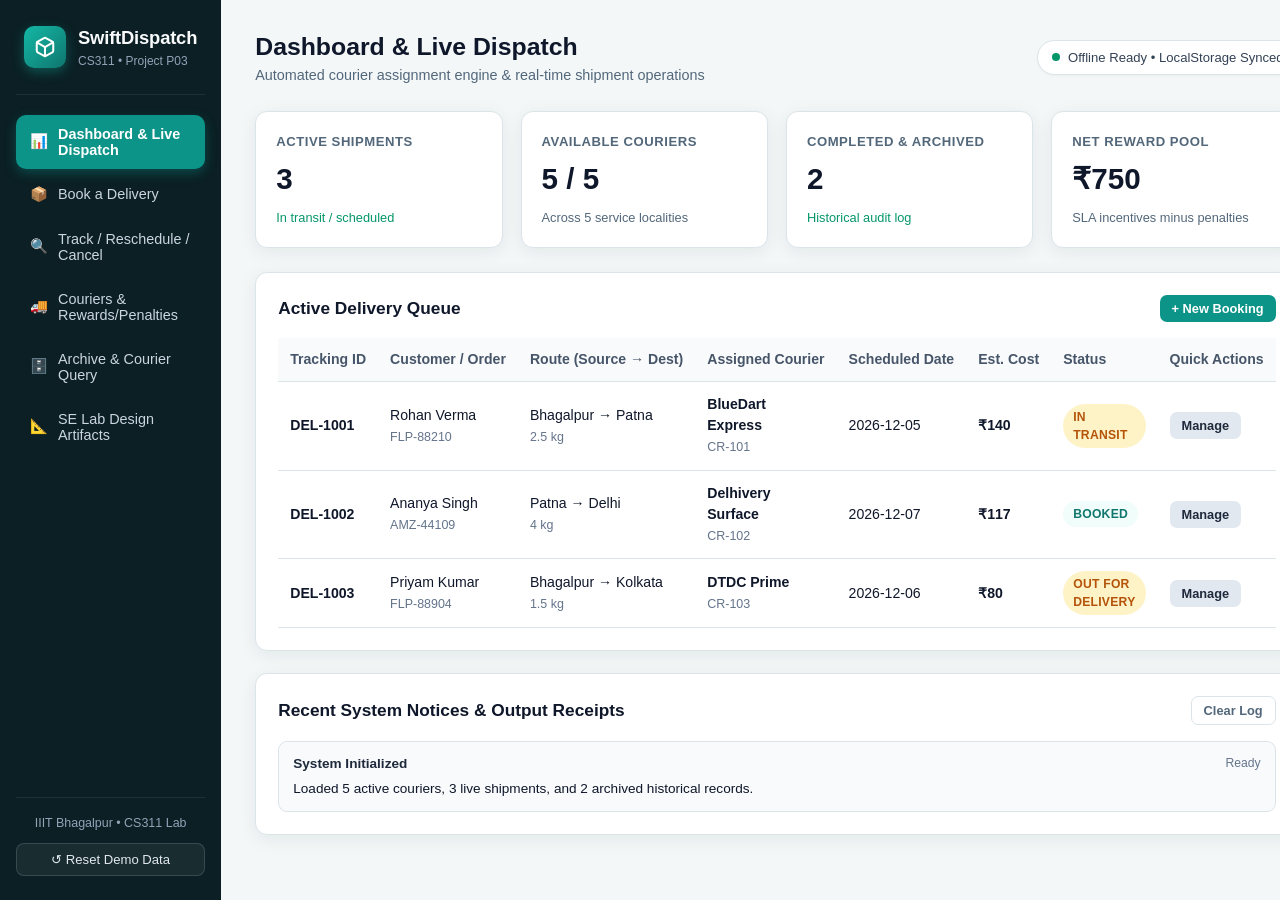
<file: CS311_P03_Delivery_Agent_System/P03_Delivery_Agent_System_IIITB/index.html>
<!DOCTYPE html>
<html lang="en">
<head>
  <meta charset="UTF-8" />
  <meta name="viewport" content="width=device-width, initial-scale=1.0" />
  <title>SwiftDispatch — Delivery Agent System (CS311 P03)</title>
  <link rel="stylesheet" href="styles.css" />
</head>
<body>
  <div class="app-shell">
    <!-- Sidebar Navigation -->
    <aside class="sidebar">
      <div class="brand">
        <div class="brand-icon">
          <svg width="22" height="22" viewBox="0 0 24 24" fill="none" stroke="currentColor" stroke-width="2.2" stroke-linecap="round" stroke-linejoin="round"><path d="M21 16V8a2 2 0 0 0-1-1.73l-7-4a2 2 0 0 0-2 0l-7 4A2 2 0 0 0 3 8v8a2 2 0 0 0 1 1.73l7 4a2 2 0 0 0 2 0l7-4A2 2 0 0 0 21 16z"></path><polyline points="3.27 6.96 12 12.01 20.73 6.96"></polyline><line x1="12" y1="22.08" x2="12" y2="12"></line></svg>
        </div>
        <div>
          <h1>SwiftDispatch</h1>
          <span class="badge-sub">CS311 • Project P03</span>
        </div>
      </div>

      <nav class="nav-menu">
        <button class="nav-btn active" data-tab="dashboard">
          <span class="nav-icon">📊</span> Dashboard &amp; Live Dispatch
        </button>
        <button class="nav-btn" data-tab="book">
          <span class="nav-icon">📦</span> Book a Delivery
        </button>
        <button class="nav-btn" data-tab="manage">
          <span class="nav-icon">🔍</span> Track / Reschedule / Cancel
        </button>
        <button class="nav-btn" data-tab="couriers">
          <span class="nav-icon">🚚</span> Couriers &amp; Rewards/Penalties
        </button>
        <button class="nav-btn" data-tab="archive">
          <span class="nav-icon">🗄️</span> Archive &amp; Courier Query
        </button>
        <button class="nav-btn" data-tab="se-artifacts">
          <span class="nav-icon">📐</span> SE Lab Design Artifacts
        </button>
      </nav>

      <div class="sidebar-footer">
        <div class="institution-tag">IIIT Bhagalpur • CS311 Lab</div>
        <button id="resetDemoBtn" class="btn-outline-sm" title="Reset sample data to initial state">↺ Reset Demo Data</button>
      </div>
    </aside>

    <!-- Main Content Area -->
    <main class="main-content">
      <header class="topbar">
        <div>
          <h2 id="pageTitle">Dashboard &amp; Live Dispatch</h2>
          <p id="pageSubtitle" class="subtitle">Automated courier assignment engine &amp; real-time shipment operations</p>
        </div>
        <div class="topbar-actions">
          <span class="status-pill"><span class="dot"></span> Offline Ready • LocalStorage Synced</span>
        </div>
      </header>

      <!-- Notification Toast Banner -->
      <div id="toastArea" class="toast-area"></div>

      <!-- TAB 1: DASHBOARD -->
      <section id="tab-dashboard" class="tab-panel active">
        <div class="kpi-grid">
          <div class="kpi-card">
            <span class="kpi-label">Active Shipments</span>
            <strong class="kpi-value" id="kpiActive">0</strong>
            <span class="kpi-trend positive">In transit / scheduled</span>
          </div>
          <div class="kpi-card">
            <span class="kpi-label">Available Couriers</span>
            <strong class="kpi-value" id="kpiCouriers">0</strong>
            <span class="kpi-trend">Across 5 service localities</span>
          </div>
          <div class="kpi-card">
            <span class="kpi-label">Completed &amp; Archived</span>
            <strong class="kpi-value" id="kpiArchived">0</strong>
            <span class="kpi-trend positive">Historical audit log</span>
          </div>
          <div class="kpi-card">
            <span class="kpi-label">Net Reward Pool</span>
            <strong class="kpi-value" id="kpiRewards">₹0</strong>
            <span class="kpi-trend">SLA incentives minus penalties</span>
          </div>
        </div>

        <div class="card">
          <div class="card-header">
            <h3>Active Delivery Queue</h3>
            <div class="header-actions">
              <button class="btn-primary-sm" onclick="switchTab('book')">+ New Booking</button>
            </div>
          </div>
          <div class="table-wrap">
            <table class="data-table">
              <thead>
                <tr>
                  <th>Tracking ID</th>
                  <th>Customer / Order</th>
                  <th>Route (Source → Dest)</th>
                  <th>Assigned Courier</th>
                  <th>Scheduled Date</th>
                  <th>Est. Cost</th>
                  <th>Status</th>
                  <th>Quick Actions</th>
                </tr>
              </thead>
              <tbody id="activeDeliveriesTable"></tbody>
            </table>
          </div>
        </div>

        <div class="card">
          <div class="card-header">
            <h3>Recent System Notices &amp; Output Receipts</h3>
            <button class="btn-ghost-sm" id="clearNoticesBtn">Clear Log</button>
          </div>
          <div id="outputReceiptFeed" class="receipt-feed"></div>
        </div>
      </section>

      <!-- TAB 2: BOOK A DELIVERY -->
      <section id="tab-book" class="tab-panel">
        <div class="two-col">
          <div class="card">
            <div class="card-header">
              <h3>New Delivery Request (Portal Webhook Simulator)</h3>
            </div>
            <form id="bookingForm" class="form-grid">
              <div class="form-group">
                <label>Customer Name *</label>
                <input type="text" id="custName" placeholder="e.g., Aarav Sharma" required />
              </div>
              <div class="form-group">
                <label>Portal Order Reference *</label>
                <input type="text" id="orderRef" placeholder="e.g., AMZ-90421" required />
              </div>
              <div class="form-group">
                <label>Source Locality (Pickup) *</label>
                <select id="sourceLocality" required>
                  <option value="Bhagalpur">Bhagalpur (Sabour Hub)</option>
                  <option value="Patna">Patna (Kankarbagh Hub)</option>
                  <option value="Lucknow">Lucknow (Gomti Nagar)</option>
                  <option value="Delhi">Delhi (Okhla Fulfillment)</option>
                  <option value="Kolkata">Kolkata (Salt Lake Hub)</option>
                </select>
              </div>
              <div class="form-group">
                <label>Destination Locality (Drop) *</label>
                <select id="destLocality" required>
                  <option value="Patna">Patna</option>
                  <option value="Bhagalpur">Bhagalpur</option>
                  <option value="Lucknow">Lucknow</option>
                  <option value="Delhi">Delhi</option>
                  <option value="Kolkata">Kolkata</option>
                </select>
              </div>
              <div class="form-group full">
                <label>Street Address &amp; Pincode *</label>
                <input type="text" id="destAddress" placeholder="e.g., Flat 302, Boring Road, Patna - 800001" required />
              </div>
              <div class="form-group">
                <label>Package Weight (kg) *</label>
                <input type="number" id="pkgWeight" min="0.5" max="50" step="0.5" value="2.0" required />
              </div>
              <div class="form-group">
                <label>Requested Delivery Date *</label>
                <input type="date" id="deliveryDate" required />
              </div>
              <div class="form-group">
                <label>Optimization Priority *</label>
                <select id="priorityMode">
                  <option value="balanced">Balanced Score (Cost + Speed + Rating)</option>
                  <option value="cheapest">Lowest Shipping Cost</option>
                  <option value="fastest">Fastest Transit SLA</option>
                </select>
              </div>
              <div class="form-group">
                <label>Assignment Mode</label>
                <select id="assignmentMode">
                  <option value="auto">Auto-Assign Best Available Courier</option>
                  <option value="manual">Manual Override Selection</option>
                </select>
              </div>
              <div class="form-group full" id="manualCourierBox" style="display:none;">
                <label>Select Eligible Courier</label>
                <select id="manualCourierSelect"></select>
              </div>

              <div class="form-group full">
                <button type="submit" class="btn-primary">Confirm &amp; Dispatch Booking</button>
              </div>
            </form>
          </div>

          <div class="card">
            <div class="card-header">
              <h3>Live Courier Matching Preview</h3>
            </div>
            <p class="muted-text">Based on source/destination coverage, availability, weight capacity, and pricing rates:</p>
            <div id="matchingPreviewList" class="match-list"></div>
          </div>
        </div>
      </section>

      <!-- TAB 3: TRACK / RESCHEDULE / CANCEL -->
      <section id="tab-manage" class="tab-panel">
        <div class="card">
          <div class="card-header">
            <h3>Lookup Delivery by Tracking ID</h3>
          </div>
          <div class="search-bar-row">
            <input type="text" id="lookupInput" placeholder="Enter Tracking ID (e.g., DEL-1001) or select from dropdown..." />
            <select id="quickSelectBooking"></select>
            <button class="btn-primary" id="lookupBtn">Generate Status Report</button>
          </div>
        </div>

        <div id="manageWorkspace" class="two-col" style="display:none;">
          <!-- Output 2: Delivery Status Report -->
          <div class="card">
            <div class="card-header">
              <h3>Delivery Status Report</h3>
              <span id="reportStatusBadge" class="pill">BOOKED</span>
            </div>
            <div id="statusReportCard" class="report-box"></div>

            <div class="timeline-controls">
              <h4>Simulate Operational Progress</h4>
              <div class="btn-row">
                <button class="btn-secondary" onclick="advanceShipmentStatus('IN_TRANSIT')">Mark In-Transit</button>
                <button class="btn-secondary" onclick="advanceShipmentStatus('OUT_FOR_DELIVERY')">Out for Delivery</button>
                <button class="btn-success" onclick="completeAndArchiveShipment(true)">Deliver On-Time (+Reward)</button>
                <button class="btn-warning" onclick="completeAndArchiveShipment(false)">Deliver Delayed (-Penalty)</button>
              </div>
            </div>
          </div>

          <!-- Reschedule & Cancel Operations -->
          <div class="card">
            <div class="card-header">
              <h3>Modify Booking (Reschedule / Cancel)</h3>
            </div>

            <form id="rescheduleForm" class="sub-form">
              <h4>Reschedule Delivery Window</h4>
              <div class="form-group">
                <label>New Delivery Date</label>
                <input type="date" id="newDeliveryDate" required />
              </div>
              <div class="form-group">
                <label>Reason for Rescheduling</label>
                <input type="text" id="rescheduleReason" placeholder="e.g., Customer unavailable at address" required />
              </div>
              <button type="submit" class="btn-primary">Update &amp; Reschedule</button>
            </form>

            <hr class="divider" />

            <form id="cancelForm" class="sub-form">
              <h4>Cancel Booking</h4>
              <div class="form-group">
                <label>Cancellation Reason</label>
                <input type="text" id="cancelReason" placeholder="e.g., Order cancelled by buyer on portal" required />
              </div>
              <button type="submit" class="btn-danger">Cancel Delivery &amp; Release Courier</button>
            </form>
          </div>
        </div>
      </section>

      <!-- TAB 4: COURIERS & REWARDS/PENALTIES -->
      <section id="tab-couriers" class="tab-panel">
        <div class="two-col-wide">
          <div class="card">
            <div class="card-header">
              <h3>Registered Courier Fleet &amp; Pricing Matrix</h3>
            </div>
            <div class="table-wrap">
              <table class="data-table">
                <thead>
                  <tr>
                    <th>Courier ID</th>
                    <th>Partner Name</th>
                    <th>Localities Served</th>
                    <th>Base + Rate/kg</th>
                    <th>SLA (Days)</th>
                    <th>Rating</th>
                    <th>Load / Cap</th>
                    <th>Net Reward</th>
                    <th>Availability</th>
                  </tr>
                </thead>
                <tbody id="couriersTableBody"></tbody>
              </table>
            </div>
          </div>

          <div class="card">
            <div class="card-header">
              <h3>Calculate Reward / Penalty</h3>
            </div>
            <form id="rewardPenaltyForm" class="form-grid">
              <div class="form-group full">
                <label>Select Courier *</label>
                <select id="rpCourierSelect" required></select>
              </div>
              <div class="form-group full">
                <label>Related Delivery ID (Optional)</label>
                <input type="text" id="rpDeliveryId" placeholder="e.g., DEL-1001" />
              </div>
              <div class="form-group full">
                <label>Evaluation Event *</label>
                <select id="rpEventType" required>
                  <option value="ON_TIME_BONUS">Early / On-Time SLA Delivery (+₹150 Reward)</option>
                  <option value="HIGH_RATING_BONUS">5-Star Customer Feedback (+₹100 Reward)</option>
                  <option value="DELAY_PENALTY">SLA Breach / Late Delivery (-₹200 Penalty)</option>
                  <option value="DAMAGE_PENALTY">Package Mishandling / SLA Violation (-₹350 Penalty)</option>
                </select>
              </div>
              <div class="form-group full">
                <label>Inspector Remarks *</label>
                <input type="text" id="rpRemarks" placeholder="e.g., Delivered 4 hours ahead of deadline" required />
              </div>
              <div class="form-group full">
                <button type="submit" class="btn-primary">Apply Adjustment &amp; Issue Notice</button>
              </div>
            </form>
          </div>
        </div>

        <div class="card">
          <div class="card-header">
            <h3>Reward &amp; Penalty Ledger Notices</h3>
          </div>
          <div class="table-wrap">
            <table class="data-table">
              <thead>
                <tr>
                  <th>Notice ID</th>
                  <th>Timestamp</th>
                  <th>Courier</th>
                  <th>Delivery Ref</th>
                  <th>Type</th>
                  <th>Amount</th>
                  <th>Remarks</th>
                </tr>
              </thead>
              <tbody id="rewardLedgerBody"></tbody>
            </table>
          </div>
        </div>
      </section>

      <!-- TAB 5: ARCHIVE & COURIER QUERY -->
      <section id="tab-archive" class="tab-panel">
        <div class="card">
          <div class="card-header">
            <h3>Archived Deliveries &amp; Past Services Query by Courier</h3>
            <div class="filter-row">
              <label for="archiveCourierFilter">Filter by Courier:</label>
              <select id="archiveCourierFilter">
                <option value="ALL">All Couriers (Complete Archive)</option>
              </select>
              <button class="btn-secondary-sm" id="exportArchiveBtn">⬇ Export CSV Report</button>
            </div>
          </div>

          <div id="courierServiceSummary" class="summary-strip"></div>

          <div class="table-wrap">
            <table class="data-table">
              <thead>
                <tr>
                  <th>Tracking ID</th>
                  <th>Courier Partner</th>
                  <th>Customer</th>
                  <th>Route</th>
                  <th>Weight</th>
                  <th>Final Charge</th>
                  <th>Completed / Closed On</th>
                  <th>Final Outcome</th>
                </tr>
              </thead>
              <tbody id="archiveTableBody"></tbody>
            </table>
          </div>
        </div>
      </section>

      <!-- TAB 6: SE LAB DESIGN ARTIFACTS -->
      <section id="tab-se-artifacts" class="tab-panel">
        <div class="card">
          <div class="card-header">
            <h3>CS311 Software Engineering Design Specification (Section 5 Requirements)</h3>
          </div>
          <p class="muted-text">Complete mapping of Actors, Use Cases, Data Model Entities, and Business Constraints implemented in this application.</p>

          <div class="artifacts-grid">
            <div class="artifact-box">
              <h4>(a) System Actors</h4>
              <ul>
                <li><strong>Online Shopping Portal (External System):</strong> Submits automated delivery booking requests with source, destination, and package metadata.</li>
                <li><strong>Delivery Dispatch Engine (Automated Actor):</strong> Evaluates eligible couriers by locality, capacity, cost, and SLA rating to assign the optimal courier.</li>
                <li><strong>Operations Administrator / Dispatcher:</strong> Monitors live deliveries, triggers rescheduling/cancellations, and audits courier rewards/penalties.</li>
                <li><strong>Courier Partner Agent:</strong> Executes pickups/deliveries, updates shipment milestones, and receives reward/penalty notices.</li>
                <li><strong>Customer (Recipient):</strong> Tracks shipment status and requests date rescheduling or cancellation prior to final delivery.</li>
              </ul>
            </div>

            <div class="artifact-box">
              <h4>(b) Use Cases per Actor</h4>
              <ul>
                <li><strong>Portal / Customer:</strong> UC-01 Book Delivery, UC-02 Check Delivery Status, UC-03 Reschedule Delivery, UC-04 Cancel Booking.</li>
                <li><strong>Dispatch Engine:</strong> UC-05 Auto-Match &amp; Assign Best Courier, UC-06 Generate Booking/Status/Cancellation Receipts.</li>
                <li><strong>Operations Admin:</strong> UC-07 Calculate Courier Rewards &amp; Penalties, UC-08 Archive Completed Deliveries, UC-09 Query Past Services by Courier.</li>
                <li><strong>Courier Agent:</strong> UC-10 Update Transit Status &amp; Complete Delivery.</li>
              </ul>
            </div>

            <div class="artifact-box">
              <h4>(c) Relational Data Model (Entities / Tables)</h4>
              <ul>
                <li><strong>COURIERS:</strong> <code>courier_id (PK)</code>, <code>name</code>, <code>localities[]</code>, <code>base_rate</code>, <code>per_kg_rate</code>, <code>sla_days</code>, <code>rating</code>, <code>max_capacity</code>, <code>active_load</code>, <code>reward_balance</code>, <code>is_available</code></li>
                <li><strong>DELIVERIES:</strong> <code>tracking_id (PK)</code>, <code>order_ref</code>, <code>customer_name</code>, <code>source</code>, <code>destination</code>, <code>address</code>, <code>weight_kg</code>, <code>courier_id (FK)</code>, <code>scheduled_date</code>, <code>total_cost</code>, <code>status</code></li>
                <li><strong>REWARD_PENALTY_LEDGER:</strong> <code>notice_id (PK)</code>, <code>courier_id (FK)</code>, <code>delivery_id (FK)</code>, <code>type</code>, <code>amount</code>, <code>remarks</code>, <code>timestamp</code></li>
                <li><strong>DELIVERY_ARCHIVE:</strong> <code>archive_id (PK)</code>, <code>tracking_id</code>, <code>courier_id (FK)</code>, <code>route</code>, <code>final_cost</code>, <code>outcome</code>, <code>closed_at</code></li>
              </ul>
            </div>

            <div class="artifact-box">
              <h4>(d) Enforced System Constraints &amp; Rules</h4>
              <ul>
                <li><strong>Rule 1 (Locality Coverage):</strong> A courier can only be assigned if both <code>source</code> and <code>destination</code> exist in their serviceable localities.</li>
                <li><strong>Rule 2 (Capacity &amp; Availability):</strong> Couriers marked unavailable or at <code>active_load &gt;= max_capacity</code> are excluded from assignment.</li>
                <li><strong>Rule 3 (State Transition Guard):</strong> Cancelled or Delivered shipments cannot be rescheduled or cancelled again.</li>
                <li><strong>Rule 4 (Automatic Resource Release):</strong> Cancelling or archiving a shipment decrements the assigned courier's <code>active_load</code>.</li>
                <li><strong>Rule 5 (Immutable Audit Archive):</strong> Every terminal delivery (Delivered or Cancelled) is automatically archived with full courier attribution.</li>
              </ul>
            </div>
          </div>
        </div>
      </section>
    </main>
  </div>

  <script src="app.js"></script>
</body>
</html>
</file>
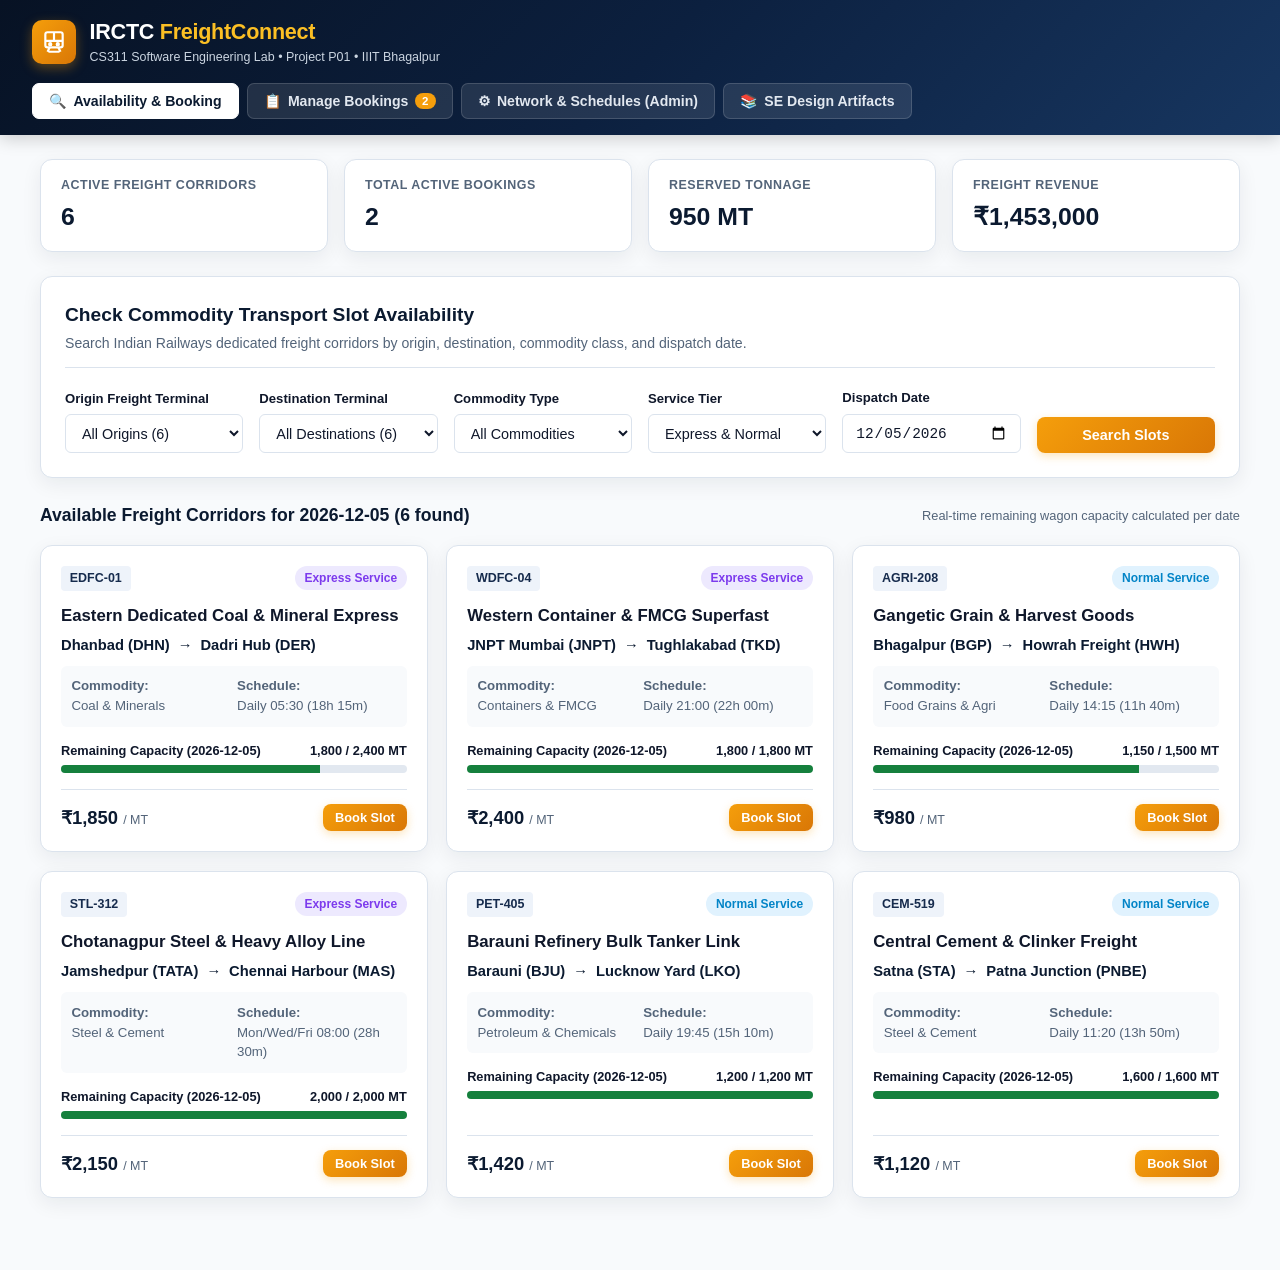
<file: P01_Railway_Commodity_Reservation_System/P01_Railway_Commodity_Reservation_System/index.html>
<!DOCTYPE html>
<html lang="en">
<head>
    <meta charset="UTF-8">
    <meta name="viewport" content="width=device-width, initial-scale=1.0">
    <title>IRCTC FreightConnect | Railway Commodity Reservation System (P01)</title>
    <link rel="stylesheet" href="style.css">
</head>
<body>
    <!-- Top Header -->
    <header class="navbar">
        <div class="brand">
            <div class="logo-icon">
                <svg viewBox="0 0 24 24" fill="none" stroke="currentColor" stroke-width="2">
                    <rect x="4" y="3" width="16" height="14" rx="2"/>
                    <path d="M4 11h16M12 3v8M8 17l-2 4M16 17l2 4M7 21h10"/>
                    <circle cx="8.5" cy="14" r="1"/>
                    <circle cx="15.5" cy="14" r="1"/>
                </svg>
            </div>
            <div>
                <h1>IRCTC <span class="accent">FreightConnect</span></h1>
                <p class="subtitle">CS311 Software Engineering Lab &bull; Project P01 &bull; IIIT Bhagalpur</p>
            </div>
        </div>
        <nav class="nav-tabs">
            <button class="tab-btn active" data-tab="booking-tab">
                <span class="tab-icon">&#128269;</span> Availability &amp; Booking
            </button>
            <button class="tab-btn" data-tab="manage-tab">
                <span class="tab-icon">&#128203;</span> Manage Bookings <span id="booking-badge" class="badge">0</span>
            </button>
            <button class="tab-btn" data-tab="admin-tab">
                <span class="tab-icon">&#9881;</span> Network &amp; Schedules (Admin)
            </button>
            <button class="tab-btn" data-tab="se-docs-tab">
                <span class="tab-icon">&#128218;</span> SE Design Artifacts
            </button>
        </nav>
    </header>

    <!-- Main Container -->
    <main class="container">
        <!-- Quick Metrics Strip -->
        <section class="stats-bar">
            <div class="stat-card">
                <span class="stat-label">Active Freight Corridors</span>
                <span class="stat-value" id="stat-routes">6</span>
            </div>
            <div class="stat-card">
                <span class="stat-label">Total Active Bookings</span>
                <span class="stat-value" id="stat-bookings">0</span>
            </div>
            <div class="stat-card">
                <span class="stat-label">Reserved Tonnage</span>
                <span class="stat-value" id="stat-tonnage">0 MT</span>
            </div>
            <div class="stat-card">
                <span class="stat-label">Freight Revenue</span>
                <span class="stat-value" id="stat-revenue">&#8377;0</span>
            </div>
        </section>

        <!-- TAB 1: AVAILABILITY & BOOKING -->
        <section id="booking-tab" class="tab-content active">
            <div class="card search-card">
                <div class="card-header">
                    <h2>Check Commodity Transport Slot Availability</h2>
                    <p>Search Indian Railways dedicated freight corridors by origin, destination, commodity class, and dispatch date.</p>
                </div>
                <form id="search-form" class="search-grid">
                    <div class="form-group">
                        <label for="origin-select">Origin Freight Terminal</label>
                        <select id="origin-select" required>
                            <option value="ALL">All Origins</option>
                        </select>
                    </div>
                    <div class="form-group">
                        <label for="dest-select">Destination Terminal</label>
                        <select id="dest-select" required>
                            <option value="ALL">All Destinations</option>
                        </select>
                    </div>
                    <div class="form-group">
                        <label for="cargo-select">Commodity Type</label>
                        <select id="cargo-select">
                            <option value="ALL">All Commodities</option>
                            <option value="Coal & Minerals">Coal &amp; Minerals</option>
                            <option value="Food Grains & Agri">Food Grains &amp; Agri</option>
                            <option value="Steel & Cement">Steel &amp; Cement</option>
                            <option value="Containers & FMCG">Containers &amp; FMCG</option>
                            <option value="Petroleum & Chemicals">Petroleum &amp; Chemicals</option>
                        </select>
                    </div>
                    <div class="form-group">
                        <label for="service-select">Service Tier</label>
                        <select id="service-select">
                            <option value="ALL">Express &amp; Normal</option>
                            <option value="Express">Superfast Freight Express</option>
                            <option value="Normal">Standard Goods (Normal)</option>
                        </select>
                    </div>
                    <div class="form-group">
                        <label for="dispatch-date">Dispatch Date</label>
                        <input type="date" id="dispatch-date" required>
                    </div>
                    <div class="form-group btn-align">
                        <button type="submit" class="btn btn-primary full-width">Search Slots</button>
                    </div>
                </form>
            </div>

            <!-- Results Area -->
            <div class="results-header">
                <h3 id="results-title">Available Freight Corridors</h3>
                <span class="hint-text">Real-time remaining wagon capacity calculated per date</span>
            </div>
            <div id="routes-list" class="routes-grid">
                <!-- Dynamically rendered route cards -->
            </div>
        </section>

        <!-- TAB 2: MANAGE BOOKINGS -->
        <section id="manage-tab" class="tab-content">
            <div class="card">
                <div class="card-header flex-between">
                    <div>
                        <h2>Commodity Reservation Ledger</h2>
                        <p>View confirmed Freight Waybills (FNR), download receipts, or cancel existing bookings to release wagon capacity.</p>
                    </div>
                    <div class="search-inline">
                        <input type="text" id="fnr-search" placeholder="Filter by FNR ID or Company...">
                    </div>
                </div>
                <div class="table-responsive">
                    <table class="data-table">
                        <thead>
                            <tr>
                                <th>FNR Waybill ID</th>
                                <th>Business / Consignor</th>
                                <th>Route &amp; Train</th>
                                <th>Commodity &amp; Tier</th>
                                <th>Dispatch Date</th>
                                <th>Booked Load</th>
                                <th>Total Tariff</th>
                                <th>Status</th>
                                <th>Action</th>
                            </tr>
                        </thead>
                        <tbody id="bookings-tbody">
                            <!-- Dynamically populated -->
                        </tbody>
                    </table>
                </div>
                <div id="empty-bookings" class="empty-state hidden">
                    <p>No commodity reservations found for the selected filter.</p>
                </div>
            </div>
        </section>

        <!-- TAB 3: NETWORK & SCHEDULES (ADMIN) -->
        <section id="admin-tab" class="tab-content">
            <div class="two-col-grid">
                <div class="card">
                    <div class="card-header">
                        <h2>Add New Freight Corridor / Schedule</h2>
                        <p>Configure new rail routes, commodity tariffs, and rake capacities (Admin Use Case).</p>
                    </div>
                    <form id="add-route-form" class="stacked-form">
                        <div class="form-row">
                            <div class="form-group">
                                <label>Train / Corridor Code</label>
                                <input type="text" id="new-code" placeholder="e.g., DFC-109" required>
                            </div>
                            <div class="form-group">
                                <label>Corridor Name</label>
                                <input type="text" id="new-name" placeholder="e.g., Eastern Coal Link" required>
                            </div>
                        </div>
                        <div class="form-row">
                            <div class="form-group">
                                <label>Origin Station</label>
                                <input type="text" id="new-origin" placeholder="e.g., Bhagalpur (BGP)" required>
                            </div>
                            <div class="form-group">
                                <label>Destination Station</label>
                                <input type="text" id="new-dest" placeholder="e.g., Howrah (HWH)" required>
                            </div>
                        </div>
                        <div class="form-row">
                            <div class="form-group">
                                <label>Primary Commodity</label>
                                <select id="new-cargo" required>
                                    <option value="Coal & Minerals">Coal &amp; Minerals</option>
                                    <option value="Food Grains & Agri">Food Grains &amp; Agri</option>
                                    <option value="Steel & Cement">Steel &amp; Cement</option>
                                    <option value="Containers & FMCG">Containers &amp; FMCG</option>
                                    <option value="Petroleum & Chemicals">Petroleum &amp; Chemicals</option>
                                </select>
                            </div>
                            <div class="form-group">
                                <label>Service Type</label>
                                <select id="new-service" required>
                                    <option value="Express">Express (Priority Transit)</option>
                                    <option value="Normal">Normal (Standard Goods)</option>
                                </select>
                            </div>
                        </div>
                        <div class="form-row">
                            <div class="form-group">
                                <label>Schedule / Departure</label>
                                <input type="text" id="new-schedule" placeholder="e.g., Daily 22:15 (14h 30m)" required>
                            </div>
                            <div class="form-group">
                                <label>Max Rake Capacity (MT)</label>
                                <input type="number" id="new-capacity" min="100" max="5000" value="1200" required>
                            </div>
                        </div>
                        <div class="form-group">
                            <label>Tariff per Metric Ton (&#8377; / MT)</label>
                            <input type="number" id="new-cost" min="200" max="15000" value="1450" required>
                        </div>
                        <button type="submit" class="btn btn-primary">Register Freight Route</button>
                    </form>
                </div>

                <div class="card">
                    <div class="card-header flex-between">
                        <div>
                            <h2>System State &amp; Demo Controls</h2>
                            <p>Manage local offline database (`localStorage`) for demonstration.</p>
                        </div>
                    </div>
                    <div class="info-box">
                        <h4>Offline Persistence Engine</h4>
                        <p>This application runs 100% locally in your browser without requiring internet access or external servers. All routes, capacity deductions, and FNR bookings persist automatically in your browser's local storage.</p>
                        <div class="action-group">
                            <button id="reset-demo-btn" class="btn btn-outline">Reset Demo Data to Defaults</button>
                        </div>
                    </div>
                    <div class="card-subheader">
                        <h3>Configured Rail Network</h3>
                    </div>
                    <ul id="admin-route-list" class="compact-list"></ul>
                </div>
            </div>
        </section>

        <!-- TAB 4: SE DESIGN ARTIFACTS (LAB MANUAL SECTION 5) -->
        <section id="se-docs-tab" class="tab-content">
            <div class="card">
                <div class="card-header">
                    <h2>Software Engineering Design Artifacts (Project Manual Section 5)</h2>
                    <p>Complete requirement traceability matrix covering Actors, Use Cases, Relational Data Schema, and System Constraints for CS311 evaluation.</p>
                </div>

                <div class="se-grid">
                    <!-- 5(a) Actors -->
                    <div class="se-box">
                        <h3>5(a). System Actors</h3>
                        <ul>
                            <li><strong>Business Consignor (Primary Actor):</strong> Commercial enterprises, manufacturers, or logistics coordinators who query route availability, reserve cargo tonnage, and cancel active waybills.</li>
                            <li><strong>Railway Freight Administrator (Secondary Actor):</strong> Indian Railways operations officer responsible for configuring freight corridors, defining schedules, setting express/normal tariffs, and allocating total rake capacity.</li>
                            <li><strong>Freight Scheduling &amp; Billing Engine (System Actor):</strong> Automated internal module that validates date constraints, computes remaining capacity dynamically, generates unique FNR numbers, and processes refunds upon cancellation.</li>
                        </ul>
                    </div>

                    <!-- 5(b) Use Cases -->
                    <div class="se-box">
                        <h3>5(b). Use Case Specification</h3>
                        <ul>
                            <li><strong>UC-01 Check Slot Availability (Consignor):</strong> Filter rail corridors by origin, destination, commodity type, service tier, and dispatch date to inspect remaining metric tonnage (MT) and tariff rates.</li>
                            <li><strong>UC-02 Book Transportation Slot (Consignor):</strong> Reserve a valid quantity (1 MT &le; Q &le; Remaining Capacity) on a future/current date; generates an official Freight Name Record (FNR) confirmation slip.</li>
                            <li><strong>UC-03 Cancel Existing Booking (Consignor):</strong> Revoke a confirmed FNR booking prior to dispatch; atomically restores the booked tonnage back to the route's available pool and issues a cancellation receipt.</li>
                            <li><strong>UC-04 Configure Freight Network (Admin):</strong> Add new cargo corridors specifying route terminals, schedule timings, Express vs. Normal classification, per-ton cost, and maximum rake capacity.</li>
                        </ul>
                    </div>

                    <!-- 5(c) Data Model -->
                    <div class="se-box">
                        <h3>5(c). Entity-Relationship Data Model</h3>
                        <table class="mini-table">
                            <thead>
                                <tr>
                                    <th>Entity / Table</th>
                                    <th>Key Attributes</th>
                                </tr>
                            </thead>
                            <tbody>
                                <tr>
                                    <td><strong>ROUTE_CORRIDOR</strong></td>
                                    <td><code>route_id (PK)</code>, <code>train_code</code>, <code>origin</code>, <code>destination</code>, <code>cargo_type</code>, <code>service_tier (Express|Normal)</code>, <code>schedule</code>, <code>cost_per_mt</code>, <code>max_capacity_mt</code></td>
                                </tr>
                                <tr>
                                    <td><strong>RESERVATION</strong></td>
                                    <td><code>fnr_id (PK)</code>, <code>route_id (FK)</code>, <code>company_name</code>, <code>gstin</code>, <code>dispatch_date</code>, <code>tonnage_booked</code>, <code>total_cost</code>, <code>status (CONFIRMED|CANCELLED)</code>, <code>created_at</code></td>
                                </tr>
                                <tr>
                                    <td><strong>SLOT_INVENTORY</strong></td>
                                    <td><code>(route_id, dispatch_date) (PK)</code>, <code>booked_tonnage</code>, <code>remaining_capacity</code></td>
                                </tr>
                            </tbody>
                        </table>
                    </div>

                    <!-- 5(d) Constraints -->
                    <div class="se-box">
                        <h3>5(d). Enforced Business Rules &amp; Constraints</h3>
                        <ul>
                            <li><strong>C-01 Capacity Integrity:</strong> <code>0 &lt; Booked_Tonnage &le; (Max_Capacity - Already_Booked_On_Date)</code>. Overbooking is strictly blocked.</li>
                            <li><strong>C-02 Temporal Validity:</strong> Dispatch dates cannot be scheduled in the past relative to the system date.</li>
                            <li><strong>C-03 Service Tier Pricing Rule:</strong> Express cargo services apply priority handling with higher per-MT tariffs compared to Normal goods services.</li>
                            <li><strong>C-04 Idempotent Cancellation:</strong> Only bookings with status <code>CONFIRMED</code> can be cancelled; cancelling restores exact tonnage to that specific <code>(route_id, dispatch_date)</code> slot.</li>
                        </ul>
                    </div>
                </div>
            </div>
        </section>
    </main>

    <!-- Booking Modal -->
    <div id="booking-modal" class="modal hidden">
        <div class="modal-backdrop" onclick="closeBookingModal()"></div>
        <div class="modal-dialog">
            <div class="modal-header">
                <h3>Book Commodity Transport Slot</h3>
                <button class="close-btn" onclick="closeBookingModal()">&times;</button>
            </div>
            <form id="confirm-booking-form">
                <input type="hidden" id="modal-route-id">
                <div class="modal-route-summary" id="modal-route-summary"></div>
                <div class="form-row">
                    <div class="form-group">
                        <label for="consignor-name">Business / Consignor Name *</label>
                        <input type="text" id="consignor-name" placeholder="e.g., Tata Steel Logistics Ltd." required>
                    </div>
                    <div class="form-group">
                        <label for="consignor-gst">GSTIN / Business Reg ID *</label>
                        <input type="text" id="consignor-gst" placeholder="e.g., 10AAACT2727Q1ZV" required>
                    </div>
                </div>
                <div class="form-row">
                    <div class="form-group">
                        <label for="modal-date">Dispatch Date *</label>
                        <input type="date" id="modal-date" required>
                    </div>
                    <div class="form-group">
                        <label for="modal-tonnage">Cargo Quantity (Metric Tons) *</label>
                        <input type="number" id="modal-tonnage" min="1" step="1" required>
                        <small id="modal-cap-hint" class="hint-text"></small>
                    </div>
                </div>
                <div class="fare-box">
                    <div class="fare-row">
                        <span>Base Freight Rate:</span>
                        <span id="fare-rate">&#8377;0 / MT</span>
                    </div>
                    <div class="fare-row">
                        <span>Service Tier Surcharge:</span>
                        <span id="fare-tier">Included</span>
                    </div>
                    <div class="fare-row total">
                        <span>Total Payable Tariff:</span>
                        <span id="fare-total">&#8377;0</span>
                    </div>
                </div>
                <div id="booking-error" class="error-banner hidden"></div>
                <div class="modal-footer">
                    <button type="button" class="btn btn-outline" onclick="closeBookingModal()">Cancel</button>
                    <button type="submit" class="btn btn-primary">Confirm Reservation &amp; Issue FNR</button>
                </div>
            </form>
        </div>
    </div>

    <!-- Confirmation / Cancellation Receipt Modal -->
    <div id="receipt-modal" class="modal hidden">
        <div class="modal-backdrop" onclick="closeReceiptModal()"></div>
        <div class="modal-dialog receipt-dialog">
            <div class="modal-header">
                <h3 id="receipt-title">Official Freight Confirmation</h3>
                <button class="close-btn" onclick="closeReceiptModal()">&times;</button>
            </div>
            <div id="receipt-body" class="receipt-paper"></div>
            <div class="modal-footer">
                <button type="button" class="btn btn-outline" onclick="window.print()">Print Receipt</button>
                <button type="button" class="btn btn-primary" onclick="closeReceiptModal()">Done</button>
            </div>
        </div>
    </div>

    <script src="app.js"></script>
</body>
</html>
</file>
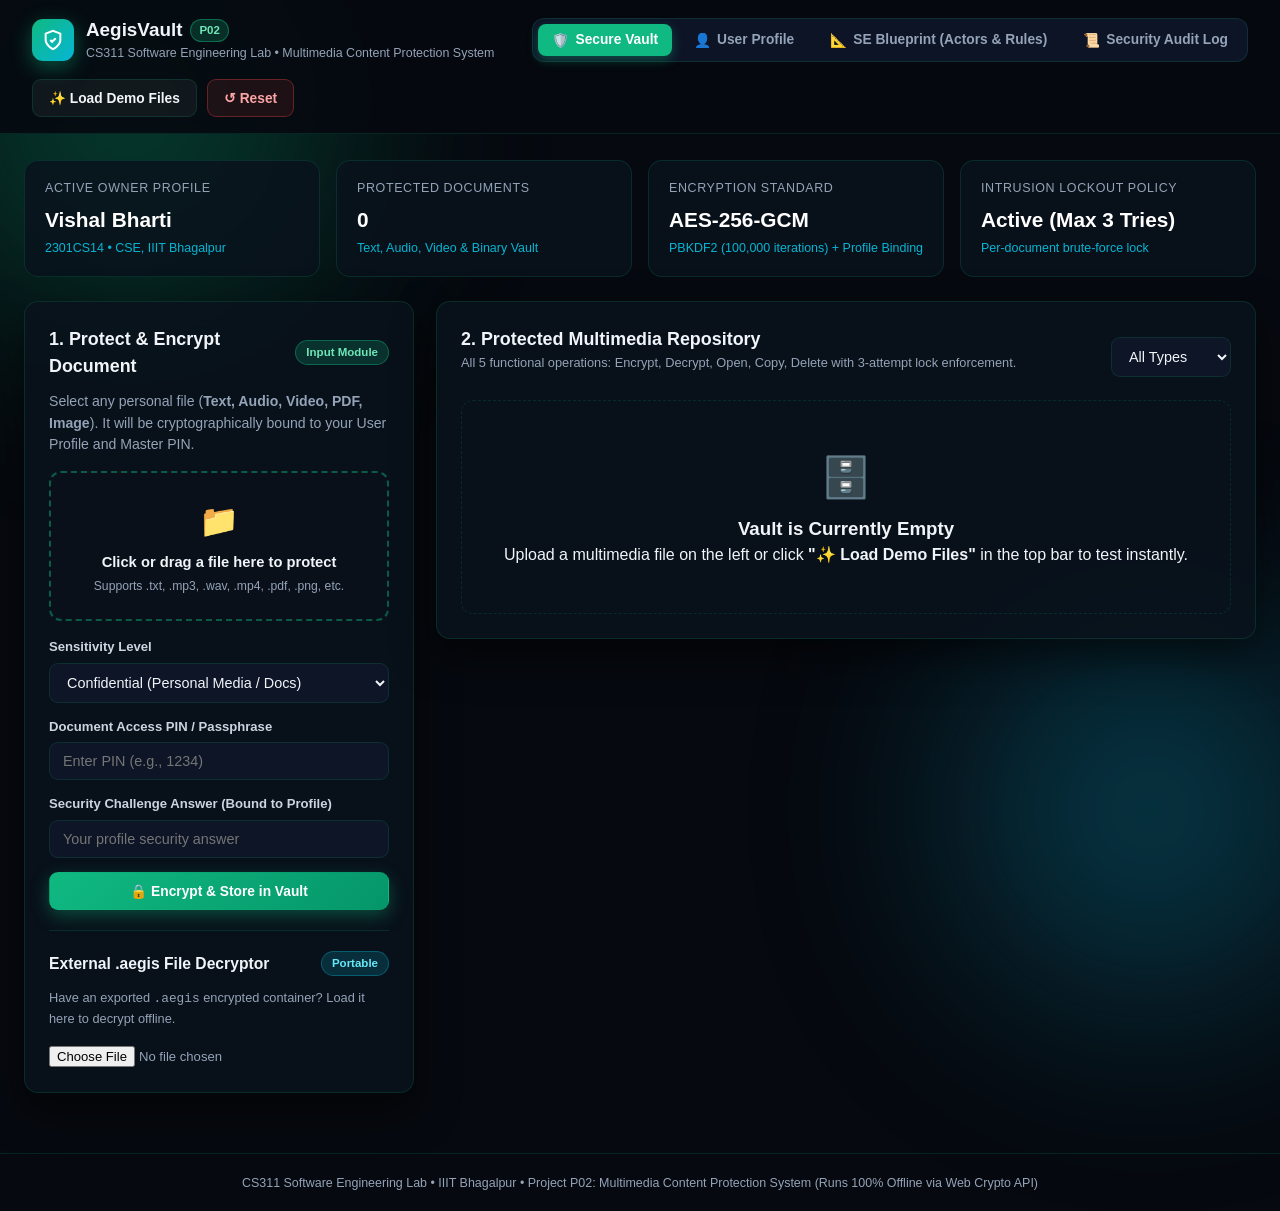
<file: P02_Multimedia_Content_Protection_System/P02_Multimedia_Content_Protection_System/index.html>
<!DOCTYPE html>
<html lang="en">
<head>
  <meta charset="UTF-8" />
  <meta name="viewport" content="width=device-width, initial-scale=1.0" />
  <title>AegisVault | P02 Multimedia Content Protection System</title>
  <link rel="stylesheet" href="style.css" />
</head>
<body>
  <div class="bg-orb orb-1"></div>
  <div class="bg-orb orb-2"></div>

  <!-- Top Navigation Bar -->
  <header class="topbar">
    <div class="brand">
      <div class="logo-badge">
        <svg width="22" height="22" viewBox="0 0 24 24" fill="none" stroke="currentColor" stroke-width="2.2">
          <path d="M12 22s8-4 8-10V5l-8-3-8 3v7c0 6 8 10 8 10z"/>
          <path d="M9 12l2 2 4-4"/>
        </svg>
      </div>
      <div>
        <h1>AegisVault <span class="tag">P02</span></h1>
        <p class="subtitle">CS311 Software Engineering Lab &bull; Multimedia Content Protection System</p>
      </div>
    </div>

    <nav class="nav-tabs">
      <button class="tab-btn active" data-tab="vault-tab">
        <span>🛡️</span> Secure Vault
      </button>
      <button class="tab-btn" data-tab="profile-tab">
        <span>👤</span> User Profile
      </button>
      <button class="tab-btn" data-tab="se-blueprint-tab">
        <span>📐</span> SE Blueprint (Actors &amp; Rules)
      </button>
      <button class="tab-btn" data-tab="audit-tab">
        <span>📜</span> Security Audit Log
      </button>
    </nav>

    <div class="header-actions">
      <button id="demo-seed-btn" class="btn btn-ghost" title="Load sample protected multimedia files for quick demo">
        ✨ Load Demo Files
      </button>
      <button id="reset-system-btn" class="btn btn-danger-outline" title="Reset Vault & Profile">
        ↺ Reset
      </button>
    </div>
  </header>

  <main class="container">
    <!-- Status Banner -->
    <div id="status-banner" class="banner hidden"></div>

    <!-- TAB 1: SECURE VAULT -->
    <section id="vault-tab" class="tab-panel active">
      <!-- Top KPI Strip -->
      <div class="kpi-grid">
        <div class="kpi-card">
          <div class="kpi-label">Active Owner Profile</div>
          <div class="kpi-value" id="kpi-owner">Not Configured</div>
          <div class="kpi-sub" id="kpi-owner-meta">Setup profile to protect files</div>
        </div>
        <div class="kpi-card">
          <div class="kpi-label">Protected Documents</div>
          <div class="kpi-value" id="kpi-total-files">0</div>
          <div class="kpi-sub">Text, Audio, Video &amp; Binary Vault</div>
        </div>
        <div class="kpi-card">
          <div class="kpi-label">Encryption Standard</div>
          <div class="kpi-value">AES-256-GCM</div>
          <div class="kpi-sub">PBKDF2 (100,000 iterations) + Profile Binding</div>
        </div>
        <div class="kpi-card">
          <div class="kpi-label">Intrusion Lockout Policy</div>
          <div class="kpi-value" id="kpi-lock-status">Active (Max 3 Tries)</div>
          <div class="kpi-sub">Per-document brute-force lock</div>
        </div>
      </div>

      <div class="workspace-grid">
        <!-- Left Column: Encrypt & Protect Upload Panel -->
        <div class="card upload-card">
          <div class="card-header">
            <h2>1. Protect &amp; Encrypt Document</h2>
            <span class="badge badge-primary">Input Module</span>
          </div>
          <p class="muted">
            Select any personal file (<strong>Text, Audio, Video, PDF, Image</strong>). It will be cryptographically bound to your User Profile and Master PIN.
          </p>

          <form id="encrypt-form">
            <div class="drop-zone" id="drop-zone">
              <input type="file" id="file-input" required hidden />
              <div class="drop-icon">📁</div>
              <p class="drop-title" id="file-label">Click or drag a file here to protect</p>
              <p class="drop-hint">Supports .txt, .mp3, .wav, .mp4, .pdf, .png, etc.</p>
            </div>

            <div class="form-group">
              <label for="doc-classification">Sensitivity Level</label>
              <select id="doc-classification">
                <option value="Confidential">Confidential (Personal Media / Docs)</option>
                <option value="Top Secret">Top Secret (Critical Identity / Keys)</option>
                <option value="Internal">Internal (Academic / Project Work)</option>
              </select>
            </div>

            <div class="form-group">
              <label for="encrypt-pin">Document Access PIN / Passphrase</label>
              <input type="password" id="encrypt-pin" placeholder="Enter PIN (e.g., 1234)" required minlength="4" />
            </div>

            <div class="form-group">
              <label for="encrypt-sec-ans">Security Challenge Answer (Bound to Profile)</label>
              <input type="text" id="encrypt-sec-ans" placeholder="Your profile security answer" required />
            </div>

            <button type="submit" class="btn btn-primary btn-block">
              🔒 Encrypt &amp; Store in Vault
            </button>
          </form>

          <div class="divider"></div>

          <div class="card-header">
            <h3>External .aegis File Decryptor</h3>
            <span class="badge badge-info">Portable</span>
          </div>
          <p class="muted small">Have an exported <code>.aegis</code> encrypted container? Load it here to decrypt offline.</p>
          <input type="file" id="import-aegis-input" accept=".aegis,.json" class="file-compact" />
        </div>

        <!-- Right Column: Protected Documents Repository -->
        <div class="card vault-list-card">
          <div class="card-header">
            <div>
              <h2>2. Protected Multimedia Repository</h2>
              <p class="muted small">All 5 functional operations: Encrypt, Decrypt, Open, Copy, Delete with 3-attempt lock enforcement.</p>
            </div>
            <div class="filter-bar">
              <select id="filter-type">
                <option value="ALL">All Types</option>
                <option value="TEXT">Text / Docs</option>
                <option value="AUDIO">Audio</option>
                <option value="VIDEO">Video</option>
                <option value="OTHER">Other</option>
              </select>
            </div>
          </div>

          <div id="vault-empty" class="empty-state">
            <div class="empty-icon">🗄️</div>
            <h3>Vault is Currently Empty</h3>
            <p>Upload a multimedia file on the left or click <strong>"✨ Load Demo Files"</strong> in the top bar to test instantly.</p>
          </div>

          <div id="vault-grid" class="vault-items"></div>
        </div>
      </div>
    </section>

    <!-- TAB 2: USER PROFILE -->
    <section id="profile-tab" class="tab-panel">
      <div class="card narrow-card">
        <div class="card-header">
          <div>
            <h2>Document Owner Profile Template</h2>
            <p class="muted">As required by Section 2 of the Project Manual: user identity attributes cryptographically bound to protected files.</p>
          </div>
          <span class="badge badge-primary">Identity Binding</span>
        </div>

        <form id="profile-form" class="form-grid">
          <div class="form-group">
            <label for="prof-name">Full Name *</label>
            <input type="text" id="prof-name" required placeholder="e.g., Vishal Bharti" />
          </div>
          <div class="form-group">
            <label for="prof-id">Roll No / User ID *</label>
            <input type="text" id="prof-id" required placeholder="e.g., 2301CS14" />
          </div>
          <div class="form-group">
            <label for="prof-email">Institutional Email *</label>
            <input type="email" id="prof-email" required placeholder="e.g., vishal@iiitbh.ac.in" />
          </div>
          <div class="form-group">
            <label for="prof-org">Department / Organization *</label>
            <input type="text" id="prof-org" required placeholder="e.g., CSE, IIIT Bhagalpur" />
          </div>
          <div class="form-group full-span">
            <label for="prof-sec-q">Profile Security Question (2nd Factor) *</label>
            <select id="prof-sec-q">
              <option value="What is your favorite algorithm?">What is your favorite algorithm?</option>
              <option value="What is your hometown?">What is your hometown?</option>
              <option value="What was your first programming language?">What was your first programming language?</option>
              <option value="What is your pet's name?">What is your pet's name?</option>
            </select>
          </div>
          <div class="form-group full-span">
            <label for="prof-sec-a">Security Answer (Case-Insensitive) *</label>
            <input type="text" id="prof-sec-a" required placeholder="e.g., Dijkstra" />
          </div>
          <div class="full-span">
            <button type="submit" class="btn btn-primary">💾 Save &amp; Bind User Profile</button>
          </div>
        </form>
      </div>
    </section>

    <!-- TAB 3: SOFTWARE ENGINEERING BLUEPRINT (SECTION 5 OF MANUAL) -->
    <section id="se-blueprint-tab" class="tab-panel">
      <div class="card">
        <div class="card-header">
          <div>
            <h2>Software Engineering Design Artifacts (Section 5 Deliverable)</h2>
            <p class="muted">Complete Actor List, Use-Case Matrix, Data Model Entities, and Enforced System Rules for viva presentation.</p>
          </div>
          <span class="badge badge-success">CS311 Viva Ready</span>
        </div>

        <div class="se-grid">
          <div class="se-box">
            <h3>5(a). System Actors</h3>
            <ul>
              <li><strong>Document Owner (Authorized User):</strong> Creates user profile, encrypts multimedia files, opens, copies, decrypts, and deletes own protected files.</li>
              <li><strong>Unauthorized User / Intruder:</strong> Attempts to open, copy, or delete protected documents without valid credentials; triggers 3-strike lockout.</li>
              <li><strong>Security / Policy Engine (System Actor):</strong> Enforces AES-GCM encryption, tracks failed attempts per operation, locks compromised accounts/documents, and logs audit events.</li>
            </ul>
          </div>

          <div class="se-box">
            <h3>5(c). Data Model Entities</h3>
            <ul>
              <li><strong>UserProfile:</strong> <code>userId, fullName, email, department, securityQuestion, securityAnswerHash, createdAt</code></li>
              <li><strong>ProtectedDocument:</strong> <code>docId, ownerId (FK), fileName, mediaType, mimeType, originalSize, ciphertextB64, ivB64, saltB64, failedAttempts, isLocked, lockReason</code></li>
              <li><strong>AuditLog:</strong> <code>logId, docId (FK), actorRole, operation (ENCRYPT|DECRYPT|OPEN|COPY|DELETE), status (SUCCESS|FAILURE|LOCKED), timestamp</code></li>
            </ul>
          </div>
        </div>

        <h3 class="mt-20">5(b). Use Case Matrix per Actor</h3>
        <div class="table-wrap">
          <table>
            <thead>
              <tr>
                <th>Use Case ID</th>
                <th>Operation</th>
                <th>Primary Actor</th>
                <th>Pre-condition</th>
                <th>Post-condition / Output</th>
              </tr>
            </thead>
            <tbody>
              <tr>
                <td>UC-01</td>
                <td>Encrypt Document</td>
                <td>Document Owner</td>
                <td>Active User Profile &amp; raw multimedia file selected</td>
                <td>AES-256-GCM encrypted blob stored + downloadable <code>.aegis</code> file</td>
              </tr>
              <tr>
                <td>UC-02</td>
                <td>Decrypt Document</td>
                <td>Document Owner</td>
                <td>Document unlocked &amp; valid PIN + Profile Answer supplied</td>
                <td>Original plaintext file restored and downloaded to local PC</td>
              </tr>
              <tr>
                <td>UC-03</td>
                <td>Open Protected Document</td>
                <td>Owner / Intruder</td>
                <td>Document exists and <code>failedAttempts &lt; 3</code></td>
                <td>Success: In-app multimedia preview (Text/Audio/Video). Failure: Attempt +1 (Locks at 3)</td>
              </tr>
              <tr>
                <td>UC-04</td>
                <td>Copy Protected Document</td>
                <td>Owner / Intruder</td>
                <td>Document exists and <code>failedAttempts &lt; 3</code></td>
                <td>Success: Authenticated clone/export created. Failure: Attempt +1 (Locks at 3)</td>
              </tr>
              <tr>
                <td>UC-05</td>
                <td>Delete Protected Document</td>
                <td>Owner / Intruder</td>
                <td>Document exists and <code>failedAttempts &lt; 3</code></td>
                <td>Success: Permanently purged from Vault. Failure: Attempt +1 (Locks at 3)</td>
              </tr>
            </tbody>
          </table>
        </div>

        <h3 class="mt-20">5(d). Enforced Business Rules &amp; Constraints</h3>
        <div class="rules-grid">
          <div class="rule-item"><strong>R1 (3-Strike Lockout):</strong> Any 3 consecutive failed authentication attempts across Open, Copy, or Delete immediately locks the document account.</div>
          <div class="rule-item"><strong>R2 (Zero Plaintext Storage):</strong> Raw file bytes are wiped from memory after encryption; only salted ciphertext and IV are persisted.</div>
          <div class="rule-item"><strong>R3 (Profile Cryptographic Binding):</strong> Encryption key is derived from both the Document PIN and User Profile attributes.</div>
          <div class="rule-item"><strong>R4 (Mandatory Audit Trail):</strong> Every success, failure, and lockout event is immutably recorded with timestamp.</div>
        </div>
      </div>
    </section>

    <!-- TAB 4: AUDIT LOG -->
    <section id="audit-tab" class="tab-panel">
      <div class="card">
        <div class="card-header">
          <div>
            <h2>Immutable Security &amp; Access Audit Log</h2>
            <p class="muted">Tracks every Encrypt, Decrypt, Open, Copy, Delete, and 3-Attempt Lockout event.</p>
          </div>
          <button id="clear-logs-btn" class="btn btn-ghost">Clear Logs</button>
        </div>
        <div class="table-wrap">
          <table>
            <thead>
              <tr>
                <th>Timestamp</th>
                <th>Operation</th>
                <th>Document</th>
                <th>Result</th>
                <th>Details</th>
              </tr>
            </thead>
            <tbody id="audit-tbody"></tbody>
          </table>
        </div>
      </div>
    </section>
  </main>

  <!-- AUTHENTICATION / OPERATION MODAL (FOR OPEN, COPY, DELETE, DECRYPT) -->
  <div id="auth-modal" class="modal hidden">
    <div class="modal-backdrop"></div>
    <div class="modal-box">
      <div class="modal-header">
        <h3 id="modal-title">Authorize Operation</h3>
        <button id="modal-close" class="icon-btn">&times;</button>
      </div>
      <p id="modal-desc" class="muted"></p>

      <div id="attempt-indicator" class="attempt-pill">Attempts remaining: 3 / 3</div>

      <form id="modal-auth-form">
        <div class="form-group">
          <label for="modal-pin">Enter Document Access PIN</label>
          <input type="password" id="modal-pin" required placeholder="Enter PIN" autocomplete="off" />
        </div>
        <div class="form-group">
          <label id="modal-sec-label" for="modal-sec-ans">Profile Security Answer</label>
          <input type="text" id="modal-sec-ans" required placeholder="Enter security answer" autocomplete="off" />
        </div>
        <div id="modal-error" class="modal-error hidden"></div>
        <div class="modal-actions">
          <button type="button" id="modal-cancel" class="btn btn-ghost">Cancel</button>
          <button type="submit" id="modal-submit" class="btn btn-primary">Verify &amp; Execute</button>
        </div>
      </form>
    </div>
  </div>

  <!-- SECURE MULTIMEDIA VIEWER MODAL (FOR "OPEN PROTECTED DOCUMENT") -->
  <div id="viewer-modal" class="modal hidden">
    <div class="modal-backdrop"></div>
    <div class="modal-box viewer-box">
      <div class="modal-header">
        <div>
          <h3 id="viewer-title">Decrypted Preview</h3>
          <span class="badge badge-success">Authenticated Session &bull; Copy-Protected View</span>
        </div>
        <button id="viewer-close" class="icon-btn">&times;</button>
      </div>
      <div id="viewer-content" class="viewer-content"></div>
      <div class="modal-actions">
        <button id="viewer-download-btn" class="btn btn-primary">⬇️ Save Decrypted Copy to PC</button>
        <button id="viewer-done-btn" class="btn btn-ghost">Close Secure View</button>
      </div>
    </div>
  </div>

  <!-- OWNER UNLOCK MODAL (IF LOCKED AFTER 3 FAILED ATTEMPTS) -->
  <div id="unlock-modal" class="modal hidden">
    <div class="modal-backdrop"></div>
    <div class="modal-box">
      <div class="modal-header">
        <h3>🔒 Document Account Locked</h3>
        <button id="unlock-close" class="icon-btn">&times;</button>
      </div>
      <p class="muted">
        This document was locked after <strong>3 consecutive failed attempts</strong>. Verify your Owner Roll ID &amp; Profile Security Answer to reset the lock counter.
      </p>
      <form id="unlock-form">
        <div class="form-group">
          <label for="unlock-userid">Owner Roll No / User ID</label>
          <input type="text" id="unlock-userid" required placeholder="e.g., 2301CS14" />
        </div>
        <div class="form-group">
          <label for="unlock-sec">Profile Security Answer</label>
          <input type="text" id="unlock-sec" required placeholder="Security answer" />
        </div>
        <div id="unlock-error" class="modal-error hidden"></div>
        <div class="modal-actions">
          <button type="button" id="unlock-cancel" class="btn btn-ghost">Cancel</button>
          <button type="submit" class="btn btn-primary">🔓 Verify Owner &amp; Unlock</button>
        </div>
      </form>
    </div>
  </div>

  <footer class="footer">
    CS311 Software Engineering Lab &bull; IIIT Bhagalpur &bull; Project P02: Multimedia Content Protection System (Runs 100% Offline via Web Crypto API)
  </footer>

  <script src="app.js"></script>
</body>
</html>
</file>
<file: CS311_P03_Delivery_Agent_System/P03_Delivery_Agent_System_IIITB/styles.css>
:root {
  --bg: #f3f7f8;
  --surface: #ffffff;
  --sidebar-bg: #0b1f24;
  --sidebar-hover: #153841;
  --primary: #0d9488;
  --primary-dark: #0f766e;
  --primary-soft: #f0fdfa;
  --accent: #f97316;
  --text: #0f172a;
  --text-muted: #52677a;
  --border: #dbe4e8;
  --success: #059669;
  --success-bg: #ecfdf5;
  --warning: #d97706;
  --warning-bg: #fffbeb;
  --danger: #dc2626;
  --danger-bg: #fef2f2;
  --radius: 12px;
  --shadow: 0 4px 18px rgba(11, 31, 36, 0.07);
}

* {
  box-sizing: border-box;
  margin: 0;
  padding: 0;
  font-family: -apple-system, BlinkMacSystemFont, "Segoe UI", Roboto, Inter, sans-serif;
}

body {
  background: var(--bg);
  color: var(--text);
  line-height: 1.5;
}

.app-shell {
  display: flex;
  min-height: 100vh;
}

/* Sidebar */
.sidebar {
  width: 270px;
  background: var(--sidebar-bg);
  color: #f8fafc;
  display: flex;
  flex-direction: column;
  padding: 24px 16px;
  position: sticky;
  top: 0;
  height: 100vh;
}

.brand {
  display: flex;
  align-items: center;
  gap: 12px;
  padding: 0 8px 24px;
  border-bottom: 1px solid rgba(255, 255, 255, 0.08);
}

.brand-icon {
  width: 42px;
  height: 42px;
  border-radius: 10px;
  background: linear-gradient(135deg, #14b8a6, #0f766e);
  display: grid;
  place-items: center;
  color: white;
  flex-shrink: 0;
  box-shadow: 0 4px 12px rgba(20, 184, 166, 0.35);
}

.brand h1 {
  font-size: 1.15rem;
  font-weight: 700;
  letter-spacing: -0.01em;
}

.badge-sub {
  font-size: 0.75rem;
  color: #94a3b8;
  display: block;
}

.nav-menu {
  display: flex;
  flex-direction: column;
  gap: 6px;
  margin-top: 20px;
  flex: 1;
}

.nav-btn {
  display: flex;
  align-items: center;
  gap: 10px;
  width: 100%;
  padding: 11px 14px;
  border: none;
  border-radius: 10px;
  background: transparent;
  color: #cbd5e1;
  font-size: 0.9rem;
  font-weight: 500;
  text-align: left;
  cursor: pointer;
  transition: all 0.18s ease;
}

.nav-btn:hover {
  background: var(--sidebar-hover);
  color: #ffffff;
}

.nav-btn.active {
  background: var(--primary);
  color: #ffffff;
  font-weight: 600;
  box-shadow: 0 4px 12px rgba(13, 148, 136, 0.38);
}

.sidebar-footer {
  padding-top: 16px;
  border-top: 1px solid rgba(255, 255, 255, 0.08);
  display: flex;
  flex-direction: column;
  gap: 10px;
}

.institution-tag {
  font-size: 0.78rem;
  color: #94a3b8;
  text-align: center;
}

.btn-outline-sm {
  background: rgba(255, 255, 255, 0.06);
  color: #e2e8f0;
  border: 1px solid rgba(255, 255, 255, 0.14);
  padding: 8px 12px;
  border-radius: 8px;
  font-size: 0.82rem;
  cursor: pointer;
  transition: 0.15s;
}

.btn-outline-sm:hover {
  background: rgba(255, 255, 255, 0.14);
}

/* Main Content */
.main-content {
  flex: 1;
  padding: 28px 34px;
  max-width: 1400px;
}

.topbar {
  display: flex;
  justify-content: space-between;
  align-items: center;
  margin-bottom: 24px;
  flex-wrap: wrap;
  gap: 12px;
}

.topbar h2 {
  font-size: 1.55rem;
  font-weight: 700;
  color: var(--text);
}

.subtitle {
  color: var(--text-muted);
  font-size: 0.9rem;
}

.status-pill {
  display: inline-flex;
  align-items: center;
  gap: 8px;
  background: var(--surface);
  border: 1px solid var(--border);
  padding: 7px 14px;
  border-radius: 999px;
  font-size: 0.82rem;
  font-weight: 500;
  color: #334155;
  box-shadow: 0 1px 3px rgba(0, 0, 0, 0.04);
}

.status-pill .dot {
  width: 8px;
  height: 8px;
  border-radius: 50%;
  background: var(--success);
}

/* Toast Banner */
.toast-area {
  margin-bottom: 16px;
}

.toast {
  padding: 13px 18px;
  border-radius: 10px;
  margin-bottom: 10px;
  font-size: 0.9rem;
  font-weight: 500;
  display: flex;
  justify-content: space-between;
  align-items: center;
  animation: fadeIn 0.25s ease;
  border-left: 4px solid var(--primary);
  background: var(--primary-soft);
  color: #1e3a8a;
}

.toast.success {
  background: var(--success-bg);
  border-left-color: var(--success);
  color: #065f46;
}

.toast.warning {
  background: var(--warning-bg);
  border-left-color: var(--warning);
  color: #92400e;
}

.toast.danger {
  background: var(--danger-bg);
  border-left-color: var(--danger);
  color: #991b1b;
}

@keyframes fadeIn {
  from { opacity: 0; transform: translateY(-6px); }
  to { opacity: 1; transform: translateY(0); }
}

/* Tabs */
.tab-panel {
  display: none;
}

.tab-panel.active {
  display: block;
}

/* KPI Grid */
.kpi-grid {
  display: grid;
  grid-template-columns: repeat(auto-fit, minmax(210px, 1fr));
  gap: 18px;
  margin-bottom: 24px;
}

.kpi-card {
  background: var(--surface);
  border: 1px solid var(--border);
  border-radius: var(--radius);
  padding: 20px;
  box-shadow: var(--shadow);
  display: flex;
  flex-direction: column;
  gap: 6px;
}

.kpi-label {
  font-size: 0.82rem;
  font-weight: 600;
  color: var(--text-muted);
  text-transform: uppercase;
  letter-spacing: 0.04em;
}

.kpi-value {
  font-size: 1.85rem;
  font-weight: 800;
  color: var(--text);
}

.kpi-trend {
  font-size: 0.8rem;
  color: var(--text-muted);
}

.kpi-trend.positive {
  color: var(--success);
  font-weight: 500;
}

/* Cards */
.card {
  background: var(--surface);
  border: 1px solid var(--border);
  border-radius: var(--radius);
  padding: 22px;
  box-shadow: var(--shadow);
  margin-bottom: 22px;
}

.card-header {
  display: flex;
  justify-content: space-between;
  align-items: center;
  margin-bottom: 16px;
  flex-wrap: wrap;
  gap: 10px;
}

.card-header h3 {
  font-size: 1.08rem;
  font-weight: 700;
}

.muted-text {
  color: var(--text-muted);
  font-size: 0.88rem;
  margin-bottom: 14px;
}

/* Grids */
.two-col {
  display: grid;
  grid-template-columns: 1.15fr 0.85fr;
  gap: 22px;
}

.two-col-wide {
  display: grid;
  grid-template-columns: 1.45fr 0.75fr;
  gap: 22px;
}

@media (max-width: 1050px) {
  .two-col, .two-col-wide {
    grid-template-columns: 1fr;
  }
  .sidebar {
    width: 220px;
  }
}

/* Tables */
.table-wrap {
  overflow-x: auto;
}

.data-table {
  width: 100%;
  border-collapse: collapse;
  font-size: 0.88rem;
}

.data-table th {
  text-align: left;
  padding: 11px 12px;
  background: #f8fafc;
  color: #475569;
  font-weight: 600;
  border-bottom: 1px solid var(--border);
  white-space: nowrap;
}

.data-table td {
  padding: 12px;
  border-bottom: 1px solid var(--border);
  vertical-align: middle;
}

.data-table tr:hover td {
  background: #f8fafc;
}

/* Badges & Pills */
.pill {
  display: inline-block;
  padding: 4px 10px;
  border-radius: 999px;
  font-size: 0.76rem;
  font-weight: 600;
  letter-spacing: 0.02em;
}

.pill-booked { background: #f0fdfa; color: #0f766e; }
.pill-transit { background: #fef3c7; color: #b45309; }
.pill-delivered { background: #d1fae5; color: #065f46; }
.pill-cancelled { background: #fee2e2; color: #991b1b; }
.pill-rescheduled { background: #f3e8ff; color: #6b21a8; }

/* Buttons */
.btn-primary, .btn-secondary, .btn-success, .btn-warning, .btn-danger {
  padding: 10px 16px;
  border: none;
  border-radius: 8px;
  font-size: 0.88rem;
  font-weight: 600;
  cursor: pointer;
  transition: all 0.18s ease;
}

.btn-primary {
  background: var(--primary);
  color: #fff;
  box-shadow: 0 2px 8px rgba(13, 148, 136, 0.28);
}
.btn-primary:hover {
  background: var(--primary-dark);
  box-shadow: 0 4px 12px rgba(13, 148, 136, 0.38);
  transform: translateY(-1px);
}

.btn-secondary { background: #e2e8f0; color: #1e293b; }
.btn-secondary:hover { background: #cbd5e1; }

.btn-success { background: var(--success); color: #fff; }
.btn-success:hover { background: #047857; }

.btn-warning { background: var(--warning); color: #fff; }
.btn-warning:hover { background: #b45309; }

.btn-danger { background: var(--danger); color: #fff; }
.btn-danger:hover { background: #b91c1c; }

.btn-primary-sm, .btn-secondary-sm, .btn-ghost-sm {
  padding: 6px 12px;
  border-radius: 7px;
  font-size: 0.8rem;
  font-weight: 600;
  cursor: pointer;
  border: none;
}

.btn-primary-sm { background: var(--primary); color: #fff; }
.btn-secondary-sm { background: #e2e8f0; color: #1e293b; }
.btn-ghost-sm { background: transparent; color: var(--text-muted); border: 1px solid var(--border); }

/* Forms */
.form-grid {
  display: grid;
  grid-template-columns: 1fr 1fr;
  gap: 14px;
}

.form-group {
  display: flex;
  flex-direction: column;
  gap: 5px;
}

.form-group.full {
  grid-column: 1 / -1;
}

label {
  font-size: 0.82rem;
  font-weight: 600;
  color: #334155;
}

input, select {
  padding: 9px 12px;
  border: 1px solid #cbd5e1;
  border-radius: 8px;
  font-size: 0.9rem;
  background: #fff;
  color: var(--text);
}

input:focus, select:focus {
  outline: none;
  border-color: var(--primary);
  box-shadow: 0 0 0 3px rgba(13, 148, 136, 0.18);
}

/* Match Preview Cards */
.match-list {
  display: flex;
  flex-direction: column;
  gap: 12px;
}

.match-item {
  border: 1px solid var(--border);
  border-radius: 10px;
  padding: 13px 15px;
  display: flex;
  justify-content: space-between;
  align-items: center;
  background: #f8fafc;
}

.match-item.best {
  border-color: var(--primary);
  background: var(--primary-soft);
}

.match-meta {
  font-size: 0.8rem;
  color: var(--text-muted);
  margin-top: 3px;
}

.match-price {
  text-align: right;
}

.match-price strong {
  font-size: 1.05rem;
  display: block;
}

/* Receipt Feed */
.receipt-feed {
  display: flex;
  flex-direction: column;
  gap: 10px;
  max-height: 290px;
  overflow-y: auto;
}

.receipt-item {
  padding: 12px 14px;
  border-radius: 9px;
  background: #f8fafc;
  border: 1px solid var(--border);
  font-size: 0.85rem;
}

.receipt-header {
  display: flex;
  justify-content: space-between;
  font-weight: 700;
  margin-bottom: 4px;
  color: #1e293b;
}

/* Search & Status Report */
.search-bar-row {
  display: flex;
  gap: 12px;
  flex-wrap: wrap;
}

.search-bar-row input {
  flex: 1;
  min-width: 220px;
}

.report-box {
  background: #f8fafc;
  border: 1px solid var(--border);
  border-radius: 10px;
  padding: 16px;
  display: grid;
  grid-template-columns: 1fr 1fr;
  gap: 10px 16px;
  font-size: 0.88rem;
}

.report-field span {
  display: block;
  font-size: 0.75rem;
  color: var(--text-muted);
  text-transform: uppercase;
}

.timeline-controls {
  margin-top: 18px;
}

.timeline-controls h4 {
  font-size: 0.9rem;
  margin-bottom: 10px;
}

.btn-row {
  display: flex;
  flex-wrap: wrap;
  gap: 8px;
}

.sub-form {
  display: flex;
  flex-direction: column;
  gap: 11px;
}

.divider {
  border: none;
  border-top: 1px solid var(--border);
  margin: 18px 0;
}

.filter-row {
  display: flex;
  align-items: center;
  gap: 10px;
  flex-wrap: wrap;
}

.summary-strip {
  display: flex;
  gap: 18px;
  flex-wrap: wrap;
  background: #f8fafc;
  border: 1px solid var(--border);
  padding: 12px 16px;
  border-radius: 9px;
  margin-bottom: 16px;
  font-size: 0.88rem;
}

/* SE Artifacts Grid */
.artifacts-grid {
  display: grid;
  grid-template-columns: 1fr 1fr;
  gap: 18px;
}

@media (max-width: 900px) {
  .artifacts-grid { grid-template-columns: 1fr; }
}

.artifact-box {
  background: #f8fafc;
  border: 1px solid var(--border);
  border-radius: 10px;
  padding: 16px;
}

.artifact-box h4 {
  color: var(--primary-dark);
  margin-bottom: 10px;
  font-size: 0.98rem;
}

.artifact-box ul {
  padding-left: 18px;
  font-size: 0.86rem;
  color: #334155;
  display: flex;
  flex-direction: column;
  gap: 7px;
}

code {
  background: #e2e8f0;
  padding: 2px 5px;
  border-radius: 4px;
  font-size: 0.8rem;
}
</file>
<file: P01_Railway_Commodity_Reservation_System/P01_Railway_Commodity_Reservation_System/style.css>
:root {
    --primary: #0b1a30;
    --primary-light: #162b4d;
    --accent: #f59e0b;
    --accent-hover: #d97706;
    --bg: #f8fafc;
    --surface: #ffffff;
    --text: #0f172a;
    --text-muted: #536479;
    --border: #dbe3ed;
    --success: #15803d;
    --success-bg: #dcfce7;
    --danger: #b91c1c;
    --danger-bg: #fee2e2;
    --express: #7c3aed;
    --express-bg: #ede9fe;
    --normal: #0284c7;
    --normal-bg: #e0f2fe;
    --shadow: 0 6px 20px rgba(11, 26, 48, 0.07);
    --radius: 12px;
}

* {
    box-sizing: border-box;
    margin: 0;
    padding: 0;
}

body {
    font-family: -apple-system, BlinkMacSystemFont, "Segoe UI", Roboto, Helvetica, Arial, sans-serif;
    background-color: var(--bg);
    color: var(--text);
    line-height: 1.5;
}

/* Navbar */
.navbar {
    background: linear-gradient(135deg, #071224 0%, #0c203f 50%, #173660 100%);
    color: #fff;
    padding: 1rem 2rem;
    display: flex;
    justify-content: space-between;
    align-items: center;
    flex-wrap: wrap;
    gap: 1rem;
    box-shadow: 0 4px 16px rgba(0, 0, 0, 0.18);
}

.brand {
    display: flex;
    align-items: center;
    gap: 0.85rem;
}

.logo-icon {
    width: 44px;
    height: 44px;
    background: linear-gradient(135deg, #f59e0b, #d97706);
    border-radius: 10px;
    display: flex;
    align-items: center;
    justify-content: center;
    color: white;
    box-shadow: 0 4px 12px rgba(245, 158, 11, 0.35);
}

.logo-icon svg {
    width: 26px;
    height: 26px;
}

.brand h1 {
    font-size: 1.35rem;
    font-weight: 700;
    letter-spacing: -0.3px;
}

.brand .accent {
    color: #fbbf24;
}

.subtitle {
    font-size: 0.78rem;
    color: #cbd5e1;
}

.nav-tabs {
    display: flex;
    gap: 0.5rem;
    flex-wrap: wrap;
}

.tab-btn {
    background: rgba(255, 255, 255, 0.1);
    border: 1px solid rgba(255, 255, 255, 0.15);
    color: #e2e8f0;
    padding: 0.55rem 1rem;
    border-radius: 7px;
    font-size: 0.88rem;
    font-weight: 600;
    cursor: pointer;
    transition: all 0.2s;
    display: flex;
    align-items: center;
    gap: 0.4rem;
}

.tab-btn:hover {
    background: rgba(255, 255, 255, 0.2);
}

.tab-btn.active {
    background: #ffffff;
    color: var(--primary);
    border-color: #ffffff;
}

.badge {
    background: var(--accent);
    color: #fff;
    font-size: 0.72rem;
    padding: 0.1rem 0.45rem;
    border-radius: 999px;
}

/* Container & Stats */
.container {
    max-width: 1240px;
    margin: 1.5rem auto;
    padding: 0 1.25rem 3rem;
}

.stats-bar {
    display: grid;
    grid-template-columns: repeat(auto-fit, minmax(210px, 1fr));
    gap: 1rem;
    margin-bottom: 1.5rem;
}

.stat-card {
    background: var(--surface);
    padding: 1rem 1.25rem;
    border-radius: var(--radius);
    border: 1px solid var(--border);
    box-shadow: var(--shadow);
    display: flex;
    flex-direction: column;
}

.stat-label {
    font-size: 0.78rem;
    text-transform: uppercase;
    letter-spacing: 0.5px;
    color: var(--text-muted);
    font-weight: 600;
}

.stat-value {
    font-size: 1.55rem;
    font-weight: 700;
    color: var(--primary);
    margin-top: 0.2rem;
}

/* Tabs */
.tab-content {
    display: none;
}

.tab-content.active {
    display: block;
    animation: fadeIn 0.2s ease-in-out;
}

@keyframes fadeIn {
    from { opacity: 0; transform: translateY(4px); }
    to { opacity: 1; transform: translateY(0); }
}

/* Cards & Forms */
.card {
    background: var(--surface);
    border-radius: var(--radius);
    border: 1px solid var(--border);
    padding: 1.5rem;
    box-shadow: var(--shadow);
    margin-bottom: 1.5rem;
}

.card-header {
    margin-bottom: 1.25rem;
    border-bottom: 1px solid var(--border);
    padding-bottom: 0.85rem;
}

.card-header h2 {
    font-size: 1.2rem;
    color: var(--primary);
}

.card-header p {
    font-size: 0.88rem;
    color: var(--text-muted);
    margin-top: 0.2rem;
}

.flex-between {
    display: flex;
    justify-content: space-between;
    align-items: center;
    flex-wrap: wrap;
    gap: 1rem;
}

.search-grid {
    display: grid;
    grid-template-columns: repeat(auto-fit, minmax(175px, 1fr));
    gap: 1rem;
    align-items: end;
}

.form-group {
    display: flex;
    flex-direction: column;
    gap: 0.35rem;
}

.form-group label {
    font-size: 0.82rem;
    font-weight: 600;
    color: var(--text);
}

input, select {
    padding: 0.6rem 0.75rem;
    border: 1px solid var(--border);
    border-radius: 6px;
    font-size: 0.9rem;
    color: var(--text);
    background: #fff;
    transition: border-color 0.2s;
}

input:focus, select:focus {
    outline: none;
    border-color: var(--accent);
    box-shadow: 0 0 0 3px rgba(245, 158, 11, 0.18);
}

.btn {
    padding: 0.65rem 1.15rem;
    border-radius: 8px;
    font-size: 0.9rem;
    font-weight: 600;
    cursor: pointer;
    border: none;
    transition: all 0.2s;
}

.btn-primary {
    background: linear-gradient(135deg, #f59e0b, #d97706);
    color: #fff;
    box-shadow: 0 3px 10px rgba(245, 158, 11, 0.28);
}

.btn-primary:hover {
    background: linear-gradient(135deg, #d97706, #b45309);
    box-shadow: 0 5px 14px rgba(245, 158, 11, 0.38);
    transform: translateY(-1px);
}

.btn-outline {
    background: transparent;
    border: 1px solid var(--border);
    color: var(--text);
}

.btn-outline:hover {
    background: #f1f5f9;
}

.btn-danger {
    background: var(--danger-bg);
    color: var(--danger);
    padding: 0.4rem 0.75rem;
    font-size: 0.8rem;
}

.btn-danger:hover {
    background: #fecaca;
}

.btn-sm {
    padding: 0.4rem 0.75rem;
    font-size: 0.8rem;
}

.full-width {
    width: 100%;
}

/* Results Grid */
.results-header {
    display: flex;
    justify-content: space-between;
    align-items: center;
    margin-bottom: 1rem;
}

.results-header h3 {
    color: var(--primary);
    font-size: 1.1rem;
}

.hint-text {
    font-size: 0.8rem;
    color: var(--text-muted);
}

.routes-grid {
    display: grid;
    grid-template-columns: repeat(auto-fill, minmax(360px, 1fr));
    gap: 1.15rem;
}

.route-card {
    background: var(--surface);
    border: 1px solid var(--border);
    border-radius: var(--radius);
    padding: 1.25rem;
    box-shadow: var(--shadow);
    display: flex;
    flex-direction: column;
    justify-content: space-between;
    transition: transform 0.15s, border-color 0.15s;
}

.route-card:hover {
    transform: translateY(-2px);
    border-color: #b8c7dc;
}

.route-top {
    display: flex;
    justify-content: space-between;
    align-items: flex-start;
    margin-bottom: 0.75rem;
}

.train-code {
    font-size: 0.78rem;
    font-weight: 700;
    color: var(--primary-light);
    background: #eef3fa;
    padding: 0.2rem 0.55rem;
    border-radius: 4px;
}

.tier-pill {
    font-size: 0.75rem;
    font-weight: 700;
    padding: 0.2rem 0.6rem;
    border-radius: 999px;
}

.tier-Express {
    background: var(--express-bg);
    color: var(--express);
}

.tier-Normal {
    background: var(--normal-bg);
    color: var(--normal);
}

.route-title {
    font-size: 1.05rem;
    font-weight: 700;
    color: var(--text);
    margin-bottom: 0.35rem;
}

.route-terminals {
    display: flex;
    align-items: center;
    gap: 0.5rem;
    font-weight: 600;
    font-size: 0.92rem;
    color: var(--primary);
    margin-bottom: 0.65rem;
}

.route-meta {
    font-size: 0.83rem;
    color: var(--text-muted);
    display: grid;
    grid-template-columns: 1fr 1fr;
    gap: 0.4rem;
    background: #f8fafc;
    padding: 0.65rem;
    border-radius: 6px;
    margin-bottom: 0.9rem;
}

.capacity-section {
    margin-bottom: 1rem;
}

.cap-labels {
    display: flex;
    justify-content: space-between;
    font-size: 0.8rem;
    font-weight: 600;
    margin-bottom: 0.3rem;
}

.progress-bar {
    height: 8px;
    background: #e2e8f0;
    border-radius: 999px;
    overflow: hidden;
}

.progress-fill {
    height: 100%;
    background: var(--success);
    transition: width 0.3s;
}

.progress-fill.low {
    background: #d97706;
}

.progress-fill.full {
    background: var(--danger);
}

.route-footer {
    display: flex;
    justify-content: space-between;
    align-items: center;
    border-top: 1px solid var(--border);
    padding-top: 0.85rem;
}

.price-tag {
    font-size: 1.15rem;
    font-weight: 700;
    color: var(--primary);
}

.price-tag span {
    font-size: 0.78rem;
    font-weight: 400;
    color: var(--text-muted);
}

/* Table */
.table-responsive {
    overflow-x: auto;
}

.data-table {
    width: 100%;
    border-collapse: collapse;
    font-size: 0.86rem;
}

.data-table th, .data-table td {
    padding: 0.75rem 0.85rem;
    text-align: left;
    border-bottom: 1px solid var(--border);
}

.data-table th {
    background: #f8fafc;
    color: var(--primary);
    font-weight: 700;
}

.status-badge {
    padding: 0.2rem 0.55rem;
    border-radius: 999px;
    font-size: 0.74rem;
    font-weight: 700;
}

.status-CONFIRMED {
    background: var(--success-bg);
    color: var(--success);
}

.status-CANCELLED {
    background: var(--danger-bg);
    color: var(--danger);
}

.empty-state {
    text-align: center;
    padding: 2rem;
    color: var(--text-muted);
}

/* Admin & SE Docs */
.two-col-grid {
    display: grid;
    grid-template-columns: repeat(auto-fit, minmax(420px, 1fr));
    gap: 1.5rem;
}

.stacked-form {
    display: flex;
    flex-direction: column;
    gap: 0.9rem;
}

.form-row {
    display: grid;
    grid-template-columns: 1fr 1fr;
    gap: 0.9rem;
}

.info-box {
    background: #f0f6ff;
    border: 1px solid #cce0ff;
    border-radius: 8px;
    padding: 1rem;
    margin-bottom: 1.25rem;
}

.info-box h4 {
    color: var(--primary);
    margin-bottom: 0.35rem;
}

.info-box p {
    font-size: 0.85rem;
    color: var(--text-muted);
    margin-bottom: 0.75rem;
}

.compact-list {
    list-style: none;
    margin-top: 0.6rem;
}

.compact-list li {
    padding: 0.55rem 0;
    border-bottom: 1px solid var(--border);
    font-size: 0.85rem;
    display: flex;
    justify-content: space-between;
}

.se-grid {
    display: grid;
    grid-template-columns: repeat(auto-fit, minmax(460px, 1fr));
    gap: 1.25rem;
}

.se-box {
    background: #f8fafc;
    border: 1px solid var(--border);
    border-radius: 8px;
    padding: 1.15rem;
}

.se-box h3 {
    color: var(--primary);
    font-size: 1rem;
    margin-bottom: 0.65rem;
    border-bottom: 1px solid var(--border);
    padding-bottom: 0.4rem;
}

.se-box ul {
    padding-left: 1.2rem;
    font-size: 0.86rem;
}

.se-box li {
    margin-bottom: 0.5rem;
}

.mini-table {
    width: 100%;
    border-collapse: collapse;
    font-size: 0.82rem;
}

.mini-table th, .mini-table td {
    border: 1px solid var(--border);
    padding: 0.5rem;
    text-align: left;
}

.mini-table code {
    background: #e2e8f0;
    padding: 0.1rem 0.3rem;
    border-radius: 3px;
    font-size: 0.78rem;
}

/* Modals */
.modal {
    position: fixed;
    inset: 0;
    z-index: 1000;
    display: flex;
    align-items: center;
    justify-content: center;
    padding: 1rem;
}

.hidden {
    display: none !important;
}

.modal-backdrop {
    position: absolute;
    inset: 0;
    background: rgba(15, 23, 42, 0.55);
    backdrop-filter: blur(2px);
}

.modal-dialog {
    position: relative;
    background: #fff;
    width: 100%;
    max-width: 540px;
    border-radius: var(--radius);
    padding: 1.5rem;
    box-shadow: 0 20px 35px rgba(0, 0, 0, 0.25);
    z-index: 10;
}

.modal-header {
    display: flex;
    justify-content: space-between;
    align-items: center;
    border-bottom: 1px solid var(--border);
    padding-bottom: 0.75rem;
    margin-bottom: 1rem;
}

.close-btn {
    background: none;
    border: none;
    font-size: 1.5rem;
    cursor: pointer;
    color: var(--text-muted);
}

.modal-route-summary {
    background: #f1f5f9;
    padding: 0.75rem;
    border-radius: 6px;
    margin-bottom: 1rem;
    font-size: 0.88rem;
}

.fare-box {
    background: #f8fafc;
    border: 1px solid var(--border);
    border-radius: 6px;
    padding: 0.85rem;
    margin-top: 1rem;
}

.fare-row {
    display: flex;
    justify-content: space-between;
    font-size: 0.86rem;
    margin-bottom: 0.35rem;
}

.fare-row.total {
    border-top: 1px dashed var(--border);
    padding-top: 0.5rem;
    margin-top: 0.4rem;
    font-weight: 700;
    font-size: 1rem;
    color: var(--primary);
}

.error-banner {
    background: var(--danger-bg);
    color: var(--danger);
    padding: 0.65rem;
    border-radius: 6px;
    font-size: 0.84rem;
    margin-top: 0.85rem;
    font-weight: 600;
}

.modal-footer {
    display: flex;
    justify-content: flex-end;
    gap: 0.65rem;
    margin-top: 1.25rem;
}

.receipt-paper {
    border: 2px dashed #94a3b8;
    background: #fffdf9;
    padding: 1.15rem;
    border-radius: 6px;
    font-size: 0.88rem;
}

.receipt-paper h4 {
    text-align: center;
    color: var(--primary);
    margin-bottom: 0.2rem;
}

.receipt-meta {
    text-align: center;
    font-size: 0.78rem;
    color: var(--text-muted);
    margin-bottom: 0.85rem;
    padding-bottom: 0.6rem;
    border-bottom: 1px solid var(--border);
}

.receipt-grid {
    display: grid;
    grid-template-columns: 1fr 1fr;
    gap: 0.5rem;
}

@media (max-width: 640px) {
    .form-row, .se-grid, .two-col-grid {
        grid-template-columns: 1fr;
    }
}
</file>
<file: P02_Multimedia_Content_Protection_System/P02_Multimedia_Content_Protection_System/style.css>
/* ==========================================================================
   AegisVault P02 - Modern Glassmorphic Dark UI (100% Offline CSS)
   ========================================================================== */
:root {
  --bg-main: #06090f;
  --bg-card: rgba(10, 18, 28, 0.84);
  --bg-card-hover: rgba(15, 26, 42, 0.95);
  --border: rgba(16, 185, 129, 0.16);
  --border-strong: rgba(16, 185, 129, 0.45);
  --text-main: #f1f5f9;
  --text-muted: #94a3b8;
  --primary: #10b981;
  --primary-hover: #059669;
  --accent: #06b6d4;
  --success: #10b981;
  --warning: #f59e0b;
  --danger: #ef4444;
  --radius: 14px;
  --shadow: 0 18px 40px rgba(0, 0, 0, 0.55);
}

* {
  box-sizing: border-box;
  margin: 0;
  padding: 0;
}

body {
  font-family: -apple-system, BlinkMacSystemFont, "Segoe UI", Roboto, Inter, sans-serif;
  background-color: var(--bg-main);
  color: var(--text-main);
  min-height: 100vh;
  line-height: 1.5;
  overflow-x: hidden;
  position: relative;
}

/* Ambient Background Orbs */
.bg-orb {
  position: fixed;
  border-radius: 50%;
  filter: blur(110px);
  z-index: -1;
  opacity: 0.35;
  pointer-events: none;
}
.orb-1 {
  width: 420px;
  height: 420px;
  background: #059669;
  top: -100px;
  left: -80px;
}
.orb-2 {
  width: 380px;
  height: 380px;
  background: #0891b2;
  bottom: -100px;
  right: -60px;
}

/* Top Navigation Bar */
.topbar {
  display: flex;
  align-items: center;
  justify-content: space-between;
  flex-wrap: wrap;
  gap: 16px;
  padding: 16px 32px;
  background: rgba(6, 9, 15, 0.88);
  backdrop-filter: blur(14px);
  border-bottom: 1px solid var(--border);
  position: sticky;
  top: 0;
  z-index: 50;
}

.brand {
  display: flex;
  align-items: center;
  gap: 12px;
}

.logo-badge {
  width: 42px;
  height: 42px;
  border-radius: 11px;
  background: linear-gradient(135deg, var(--primary), var(--accent));
  display: grid;
  place-items: center;
  color: #fff;
  box-shadow: 0 6px 20px rgba(16, 185, 129, 0.4);
}

.brand h1 {
  font-size: 1.18rem;
  font-weight: 700;
  display: flex;
  align-items: center;
  gap: 8px;
}

.tag {
  font-size: 0.72rem;
  background: rgba(16, 185, 129, 0.2);
  color: #6ee7b7;
  padding: 2px 8px;
  border-radius: 999px;
  border: 1px solid rgba(16, 185, 129, 0.45);
}

.subtitle {
  font-size: 0.78rem;
  color: var(--text-muted);
}

.nav-tabs {
  display: flex;
  gap: 8px;
  background: rgba(15, 23, 42, 0.9);
  padding: 5px;
  border-radius: 12px;
  border: 1px solid var(--border);
}

.tab-btn {
  background: transparent;
  border: none;
  color: var(--text-muted);
  padding: 8px 14px;
  border-radius: 8px;
  font-size: 0.86rem;
  font-weight: 600;
  cursor: pointer;
  transition: all 0.2s ease;
  display: flex;
  align-items: center;
  gap: 6px;
}

.tab-btn:hover {
  color: var(--text-main);
  background: rgba(255, 255, 255, 0.05);
}

.tab-btn.active {
  background: var(--primary);
  color: #fff;
  box-shadow: 0 4px 12px rgba(16, 185, 129, 0.35);
}

.header-actions {
  display: flex;
  gap: 10px;
}

/* Container & Layout */
.container {
  max-width: 1320px;
  margin: 0 auto;
  padding: 26px 24px 60px;
}

.tab-panel {
  display: none;
  animation: fadeIn 0.25s ease;
}
.tab-panel.active {
  display: block;
}

@keyframes fadeIn {
  from { opacity: 0; transform: translateY(6px); }
  to { opacity: 1; transform: translateY(0); }
}

/* Banner */
.banner {
  padding: 13px 18px;
  border-radius: 11px;
  margin-bottom: 20px;
  font-size: 0.9rem;
  font-weight: 500;
  display: flex;
  align-items: center;
  justify-content: space-between;
  border: 1px solid var(--border);
}
.banner.hidden { display: none; }
.banner.success {
  background: rgba(16, 185, 129, 0.14);
  border-color: rgba(16, 185, 129, 0.4);
  color: #6ee7b7;
}
.banner.error {
  background: rgba(239, 68, 68, 0.15);
  border-color: rgba(239, 68, 68, 0.45);
  color: #fca5a5;
}
.banner.warning {
  background: rgba(245, 158, 11, 0.15);
  border-color: rgba(245, 158, 11, 0.45);
  color: #fcd34d;
}

/* KPI Grid */
.kpi-grid {
  display: grid;
  grid-template-columns: repeat(auto-fit, minmax(230px, 1fr));
  gap: 16px;
  margin-bottom: 24px;
}

.kpi-card {
  background: var(--bg-card);
  border: 1px solid var(--border);
  border-radius: var(--radius);
  padding: 18px 20px;
  backdrop-filter: blur(12px);
}

.kpi-label {
  font-size: 0.78rem;
  text-transform: uppercase;
  letter-spacing: 0.05em;
  color: var(--text-muted);
  margin-bottom: 6px;
}

.kpi-value {
  font-size: 1.3rem;
  font-weight: 700;
  color: #fff;
}

.kpi-sub {
  font-size: 0.78rem;
  color: var(--accent);
  margin-top: 4px;
}

/* Workspace Grid */
.workspace-grid {
  display: grid;
  grid-template-columns: 390px 1fr;
  gap: 22px;
  align-items: start;
}

@media (max-width: 960px) {
  .workspace-grid {
    grid-template-columns: 1fr;
  }
}

/* Cards */
.card {
  background: var(--bg-card);
  border: 1px solid var(--border);
  border-radius: var(--radius);
  padding: 24px;
  box-shadow: var(--shadow);
  backdrop-filter: blur(14px);
}

.narrow-card {
  max-width: 720px;
  margin: 0 auto;
}

.card-header {
  display: flex;
  align-items: center;
  justify-content: space-between;
  gap: 12px;
  margin-bottom: 12px;
}

.card-header h2 {
  font-size: 1.12rem;
  font-weight: 700;
}

.card-header h3 {
  font-size: 0.98rem;
  font-weight: 700;
}

.muted {
  color: var(--text-muted);
  font-size: 0.88rem;
  margin-bottom: 16px;
}
.small { font-size: 0.8rem; }

/* Badges */
.badge {
  font-size: 0.72rem;
  font-weight: 600;
  padding: 3px 10px;
  border-radius: 999px;
  white-space: nowrap;
}
.badge-primary {
  background: rgba(16, 185, 129, 0.2);
  color: #6ee7b7;
  border: 1px solid rgba(16, 185, 129, 0.4);
}
.badge-info {
  background: rgba(6, 182, 212, 0.18);
  color: #67e8f9;
  border: 1px solid rgba(6, 182, 212, 0.35);
}
.badge-success {
  background: rgba(16, 185, 129, 0.18);
  color: #6ee7b7;
  border: 1px solid rgba(16, 185, 129, 0.35);
}
.badge-danger {
  background: rgba(239, 68, 68, 0.2);
  color: #fca5a5;
  border: 1px solid rgba(239, 68, 68, 0.45);
}

/* Drop Zone */
.drop-zone {
  border: 2px dashed rgba(16, 185, 129, 0.45);
  background: rgba(10, 18, 28, 0.7);
  border-radius: 12px;
  padding: 24px 16px;
  text-align: center;
  cursor: pointer;
  transition: all 0.2s ease;
  margin-bottom: 16px;
}
.drop-zone:hover, .drop-zone.dragover {
  border-color: var(--accent);
  background: rgba(6, 182, 212, 0.08);
}
.drop-icon { font-size: 2rem; margin-bottom: 6px; }
.drop-title { font-weight: 600; font-size: 0.92rem; }
.drop-hint { font-size: 0.76rem; color: var(--text-muted); margin-top: 4px; }

/* Forms */
.form-grid {
  display: grid;
  grid-template-columns: 1fr 1fr;
  gap: 16px;
}
.full-span { grid-column: 1 / -1; }

.form-group {
  margin-bottom: 14px;
}

label {
  display: block;
  font-size: 0.82rem;
  font-weight: 600;
  color: #cbd5e1;
  margin-bottom: 6px;
}

input[type="text"],
input[type="email"],
input[type="password"],
select {
  width: 100%;
  padding: 10px 13px;
  border-radius: 9px;
  border: 1px solid var(--border);
  background: rgba(15, 23, 42, 0.85);
  color: var(--text-main);
  font-size: 0.9rem;
  outline: none;
  transition: border-color 0.2s;
}

input:focus, select:focus {
  border-color: var(--primary);
}

.file-compact {
  width: 100%;
  font-size: 0.82rem;
  color: var(--text-muted);
}

.divider {
  height: 1px;
  background: var(--border);
  margin: 20px 0;
}

/* Buttons */
.btn {
  padding: 10px 16px;
  border-radius: 9px;
  font-size: 0.86rem;
  font-weight: 600;
  cursor: pointer;
  border: 1px solid transparent;
  transition: all 0.18s ease;
  display: inline-flex;
  align-items: center;
  justify-content: center;
  gap: 6px;
}

.btn-block { width: 100%; }

.btn-primary {
  background: linear-gradient(135deg, var(--primary), #059669);
  color: #fff;
  box-shadow: 0 6px 18px rgba(16, 185, 129, 0.35);
}
.btn-primary:hover {
  transform: translateY(-1px);
  box-shadow: 0 8px 22px rgba(16, 185, 129, 0.5);
}

.btn-ghost {
  background: rgba(255, 255, 255, 0.05);
  border-color: var(--border);
  color: var(--text-main);
}
.btn-ghost:hover {
  background: rgba(255, 255, 255, 0.1);
}

.btn-danger-outline {
  background: rgba(239, 68, 68, 0.1);
  border-color: rgba(239, 68, 68, 0.35);
  color: #fca5a5;
}
.btn-danger-outline:hover {
  background: rgba(239, 68, 68, 0.22);
}

/* Vault Items List */
.vault-items {
  display: grid;
  grid-template-columns: repeat(auto-fill, minmax(310px, 1fr));
  gap: 16px;
}

.doc-card {
  background: rgba(15, 23, 42, 0.78);
  border: 1px solid var(--border);
  border-radius: 12px;
  padding: 16px;
  display: flex;
  flex-direction: column;
  justify-content: space-between;
  transition: transform 0.18s ease, border-color 0.18s ease;
}

.doc-card:hover {
  transform: translateY(-2px);
  border-color: var(--border-strong);
}

.doc-card.locked-card {
  border-color: rgba(239, 68, 68, 0.55);
  background: rgba(45, 16, 24, 0.55);
}

.doc-top {
  display: flex;
  align-items: flex-start;
  justify-content: space-between;
  gap: 10px;
  margin-bottom: 10px;
}

.doc-title-wrap {
  display: flex;
  align-items: center;
  gap: 10px;
  min-width: 0;
}

.media-icon {
  width: 38px;
  height: 38px;
  border-radius: 10px;
  background: rgba(16, 185, 129, 0.16);
  display: grid;
  place-items: center;
  font-size: 1.2rem;
  flex-shrink: 0;
}

.doc-name {
  font-weight: 700;
  font-size: 0.94rem;
  white-space: nowrap;
  overflow: hidden;
  text-overflow: ellipsis;
}

.doc-meta {
  font-size: 0.76rem;
  color: var(--text-muted);
}

.doc-security-bar {
  display: flex;
  justify-content: space-between;
  align-items: center;
  font-size: 0.75rem;
  padding: 7px 10px;
  border-radius: 8px;
  background: rgba(2, 6, 23, 0.55);
  margin-bottom: 12px;
  color: #cbd5e1;
}

.doc-actions {
  display: grid;
  grid-template-columns: repeat(2, 1fr);
  gap: 8px;
}

.act-btn {
  padding: 7px 10px;
  border-radius: 8px;
  font-size: 0.79rem;
  font-weight: 600;
  border: 1px solid var(--border);
  background: rgba(30, 41, 59, 0.7);
  color: var(--text-main);
  cursor: pointer;
  transition: all 0.15s;
}
.act-btn:hover {
  background: rgba(16, 185, 129, 0.25);
  border-color: var(--primary);
}
.act-btn.danger:hover {
  background: rgba(239, 68, 68, 0.25);
  border-color: var(--danger);
  color: #fecaca;
}
.act-btn.unlock-btn {
  grid-column: 1 / -1;
  background: rgba(239, 68, 68, 0.22);
  border-color: rgba(239, 68, 68, 0.5);
  color: #fecaca;
}

/* Empty State */
.empty-state {
  text-align: center;
  padding: 46px 20px;
  border: 1px dashed var(--border);
  border-radius: 12px;
}
.empty-state.hidden { display: none; }
.empty-icon { font-size: 2.5rem; margin-bottom: 8px; }

/* SE Blueprint */
.se-grid {
  display: grid;
  grid-template-columns: 1fr 1fr;
  gap: 18px;
}
@media (max-width: 800px) { .se-grid { grid-template-columns: 1fr; } }

.se-box {
  background: rgba(15, 23, 42, 0.75);
  border: 1px solid var(--border);
  border-radius: 12px;
  padding: 18px;
}
.se-box h3 { font-size: 0.98rem; margin-bottom: 10px; color: #a5b4fc; }
.se-box ul { padding-left: 18px; font-size: 0.86rem; color: #cbd5e1; }
.se-box li { margin-bottom: 8px; }

.mt-20 { margin-top: 22px; margin-bottom: 10px; font-size: 1rem; color: #a5b4fc; }

.rules-grid {
  display: grid;
  grid-template-columns: repeat(auto-fit, minmax(240px, 1fr));
  gap: 12px;
}
.rule-item {
  background: rgba(15, 23, 42, 0.75);
  border-left: 3px solid var(--accent);
  padding: 12px 14px;
  border-radius: 8px;
  font-size: 0.84rem;
}

/* Tables */
.table-wrap { overflow-x: auto; }
table {
  width: 100%;
  border-collapse: collapse;
  font-size: 0.85rem;
}
th, td {
  text-align: left;
  padding: 11px 13px;
  border-bottom: 1px solid var(--border);
}
th {
  background: rgba(15, 23, 42, 0.9);
  color: #a5b4fc;
  font-weight: 600;
}

/* Modals */
.modal {
  position: fixed;
  inset: 0;
  z-index: 100;
  display: grid;
  place-items: center;
  padding: 16px;
}
.modal.hidden { display: none; }

.modal-backdrop {
  position: fixed;
  inset: 0;
  background: rgba(2, 6, 23, 0.78);
  backdrop-filter: blur(6px);
}

.modal-box {
  position: relative;
  z-index: 2;
  width: 100%;
  max-width: 440px;
  background: #111827;
  border: 1px solid var(--border-strong);
  border-radius: 16px;
  padding: 24px;
  box-shadow: 0 24px 60px rgba(0, 0, 0, 0.75);
}

.viewer-box {
  max-width: 760px;
}

.modal-header {
  display: flex;
  justify-content: space-between;
  align-items: center;
  margin-bottom: 10px;
}

.icon-btn {
  background: none;
  border: none;
  color: var(--text-muted);
  font-size: 1.5rem;
  cursor: pointer;
}

.attempt-pill {
  display: inline-block;
  padding: 5px 11px;
  border-radius: 999px;
  font-size: 0.78rem;
  font-weight: 600;
  background: rgba(245, 158, 11, 0.16);
  color: #fcd34d;
  border: 1px solid rgba(245, 158, 11, 0.35);
  margin-bottom: 14px;
}

.modal-error {
  background: rgba(239, 68, 68, 0.16);
  border: 1px solid rgba(239, 68, 68, 0.45);
  color: #fca5a5;
  padding: 9px 12px;
  border-radius: 8px;
  font-size: 0.82rem;
  margin-bottom: 12px;
}
.modal-error.hidden { display: none; }

.modal-actions {
  display: flex;
  justify-content: flex-end;
  gap: 10px;
  margin-top: 14px;
}

/* Multimedia Viewer Content */
.viewer-content {
  background: #090d16;
  border: 1px solid var(--border);
  border-radius: 10px;
  padding: 18px;
  margin: 14px 0;
  max-height: 420px;
  overflow: auto;
}
.viewer-content pre {
  white-space: pre-wrap;
  word-break: break-word;
  font-family: "Consolas", "Fira Code", monospace;
  font-size: 0.88rem;
  color: #e2e8f0;
}
.viewer-content audio,
.viewer-content video,
.viewer-content img {
  width: 100%;
  border-radius: 8px;
}

.footer {
  text-align: center;
  padding: 20px;
  color: var(--text-muted);
  font-size: 0.78rem;
  border-top: 1px solid var(--border);
}
</file>
